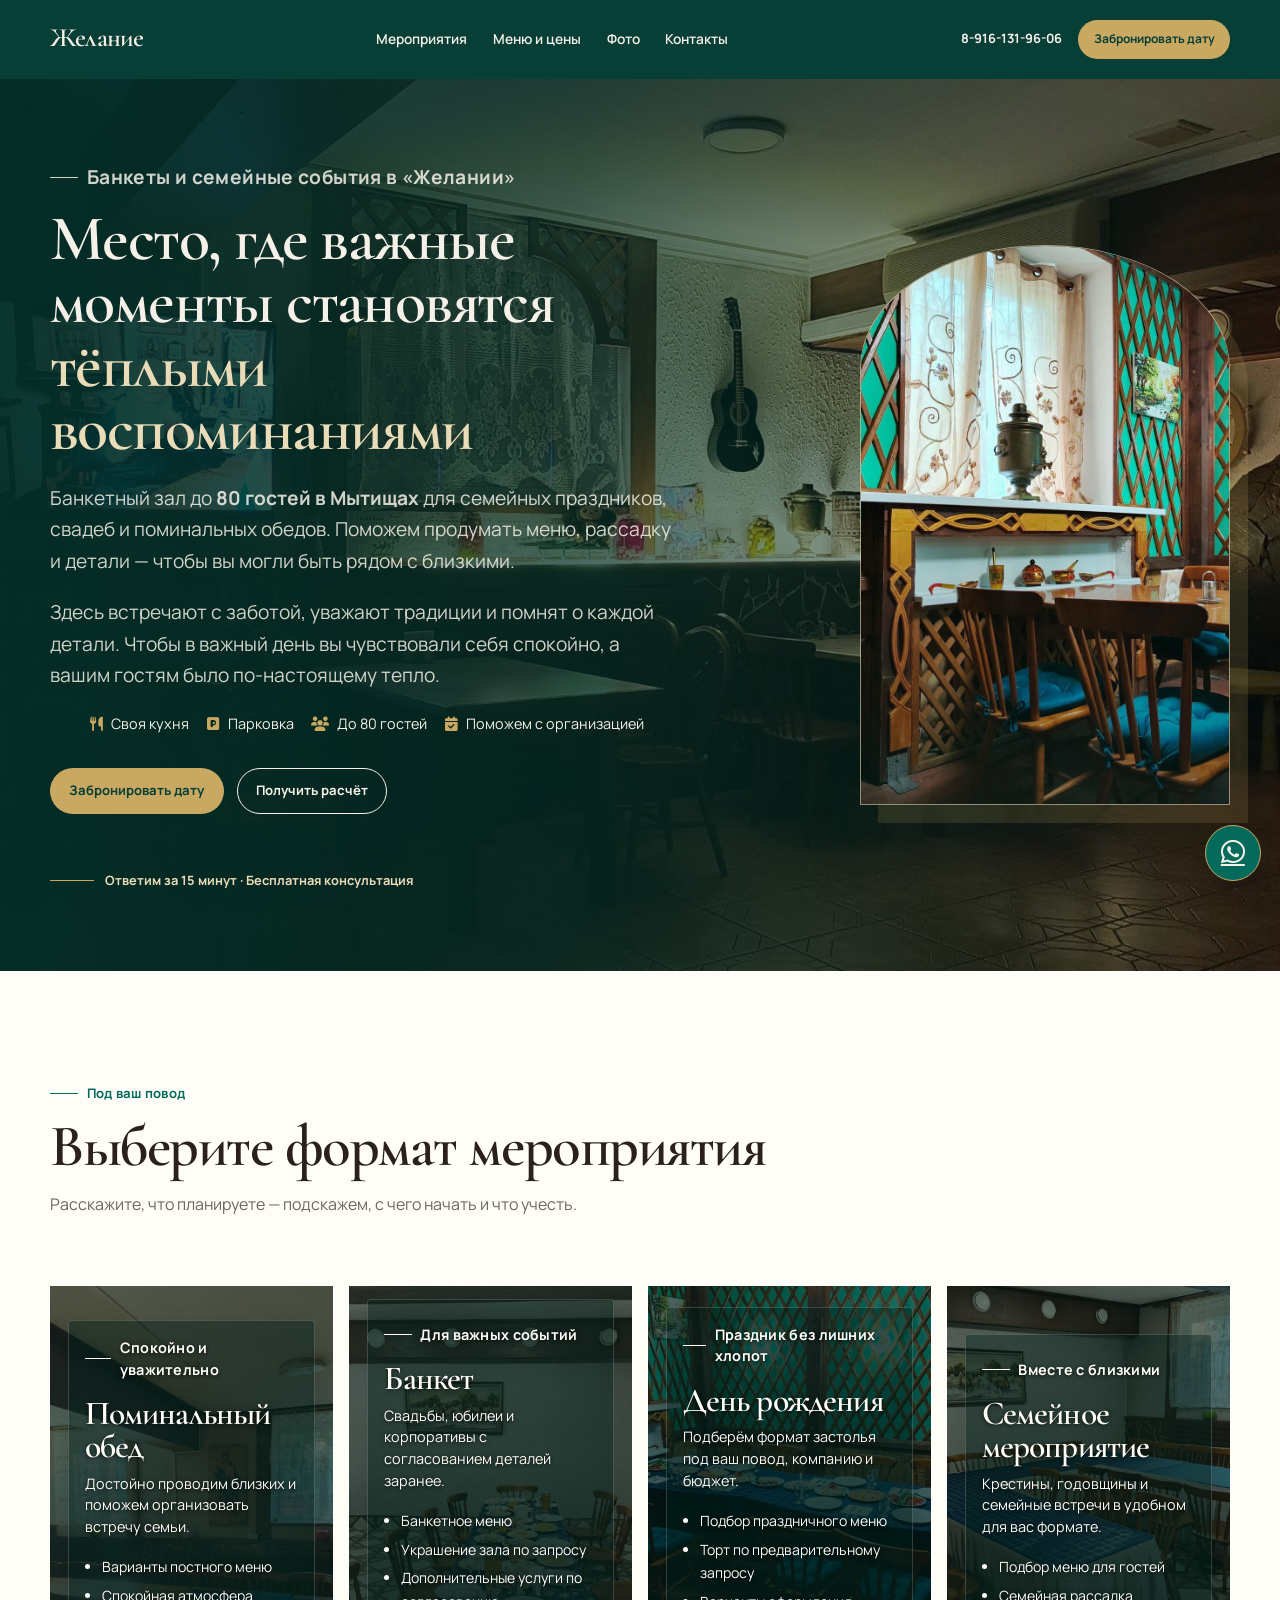
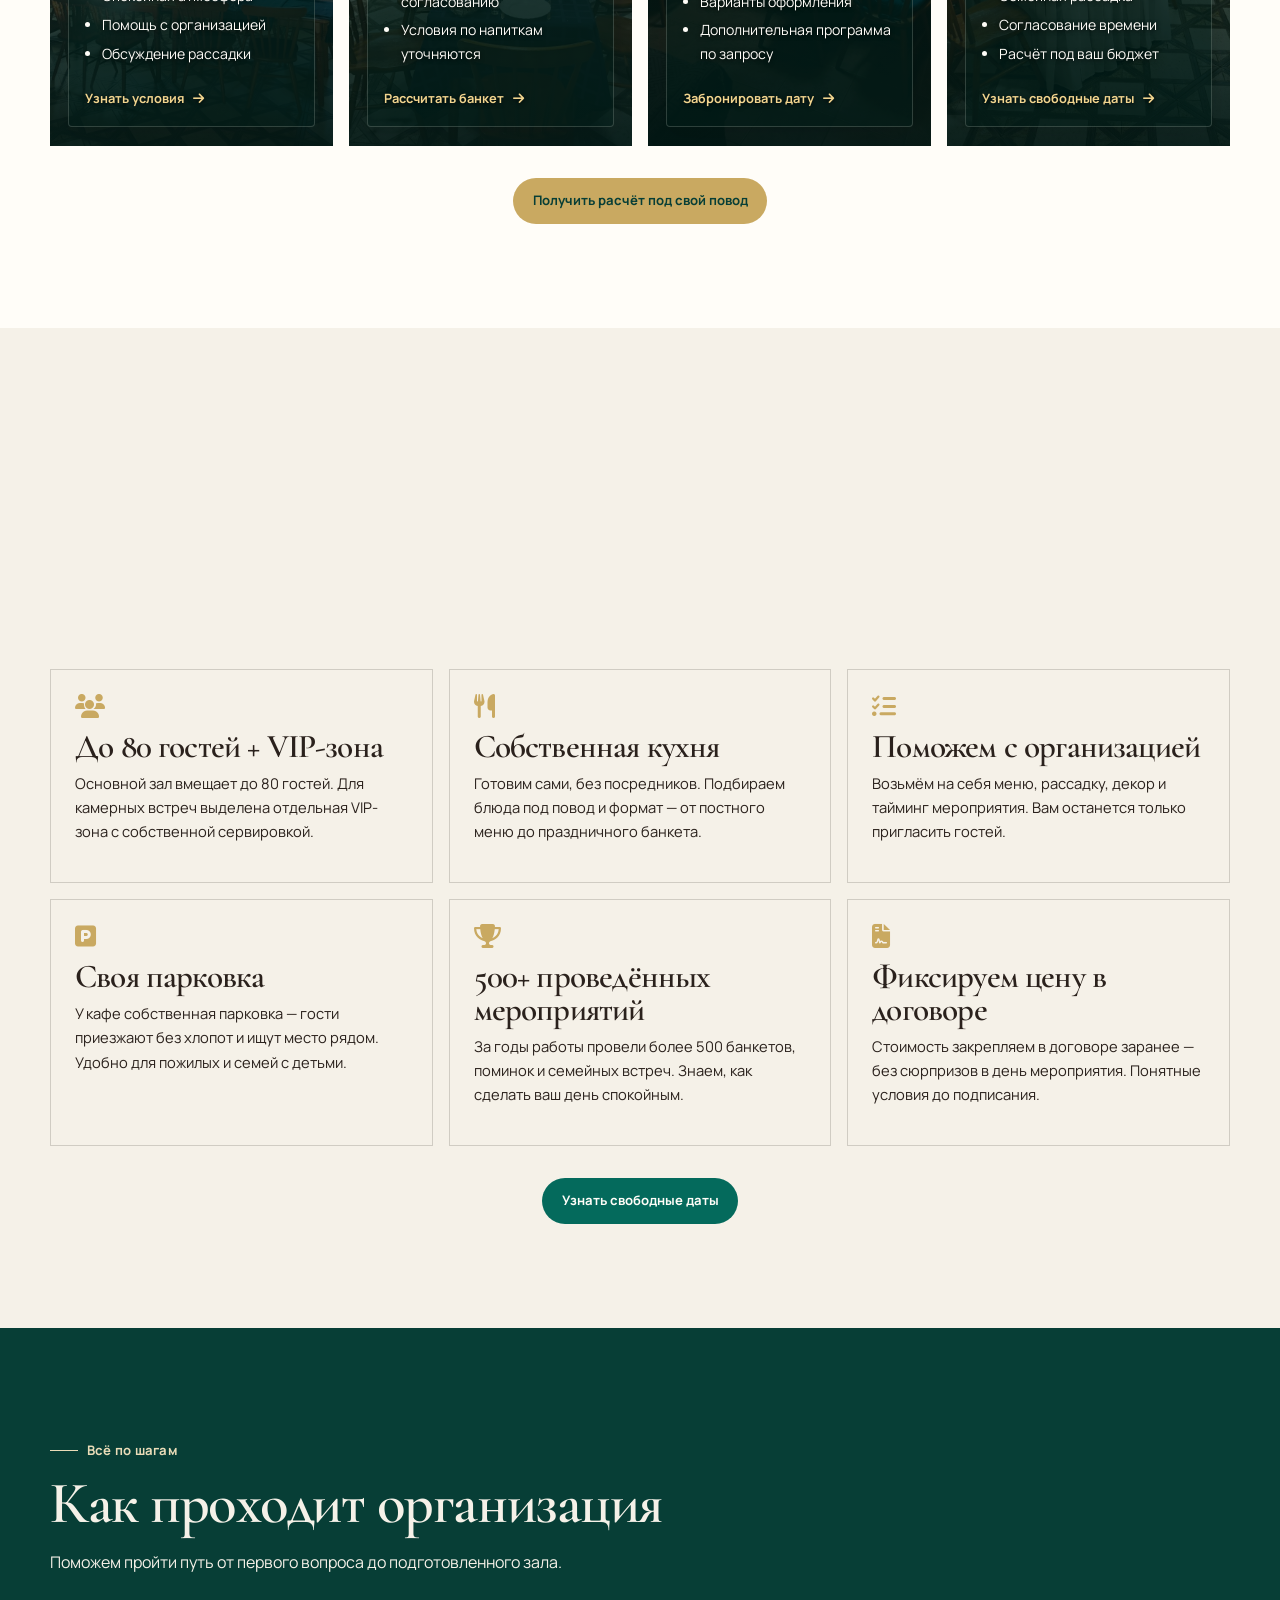
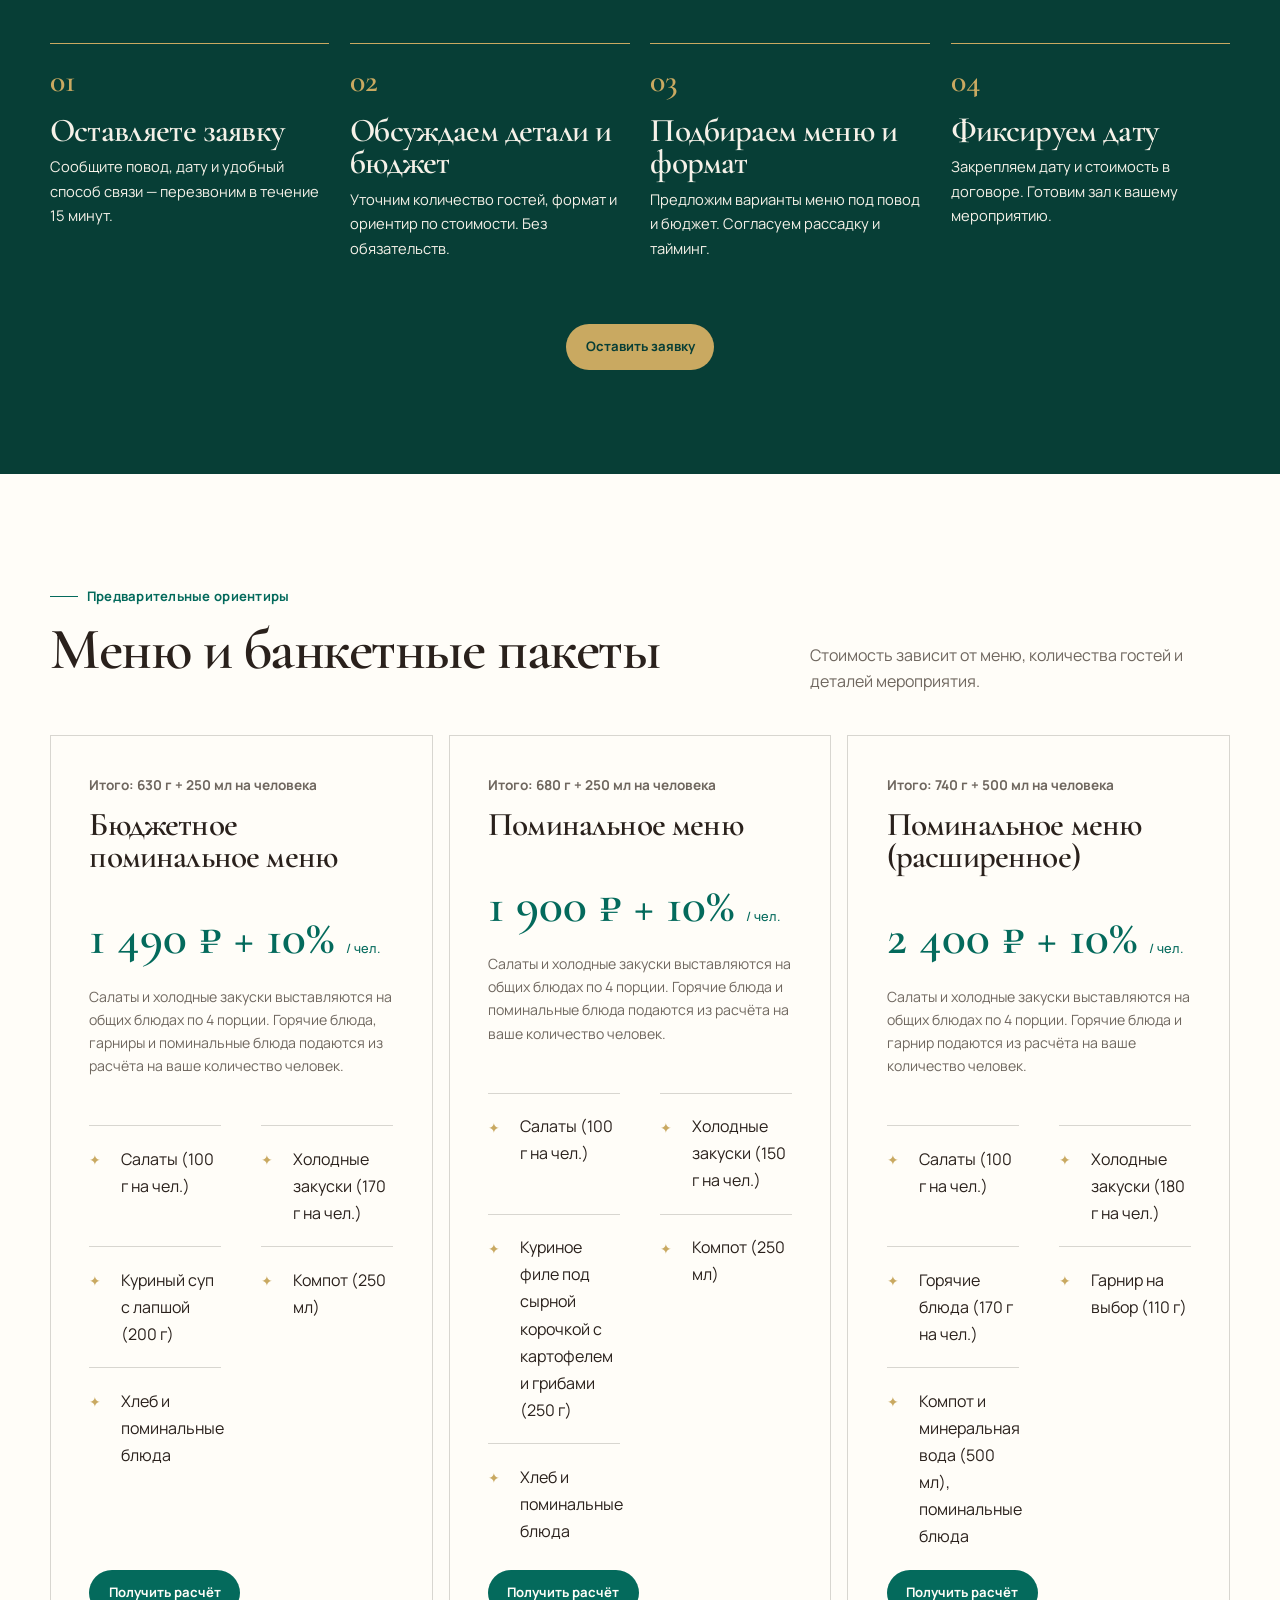
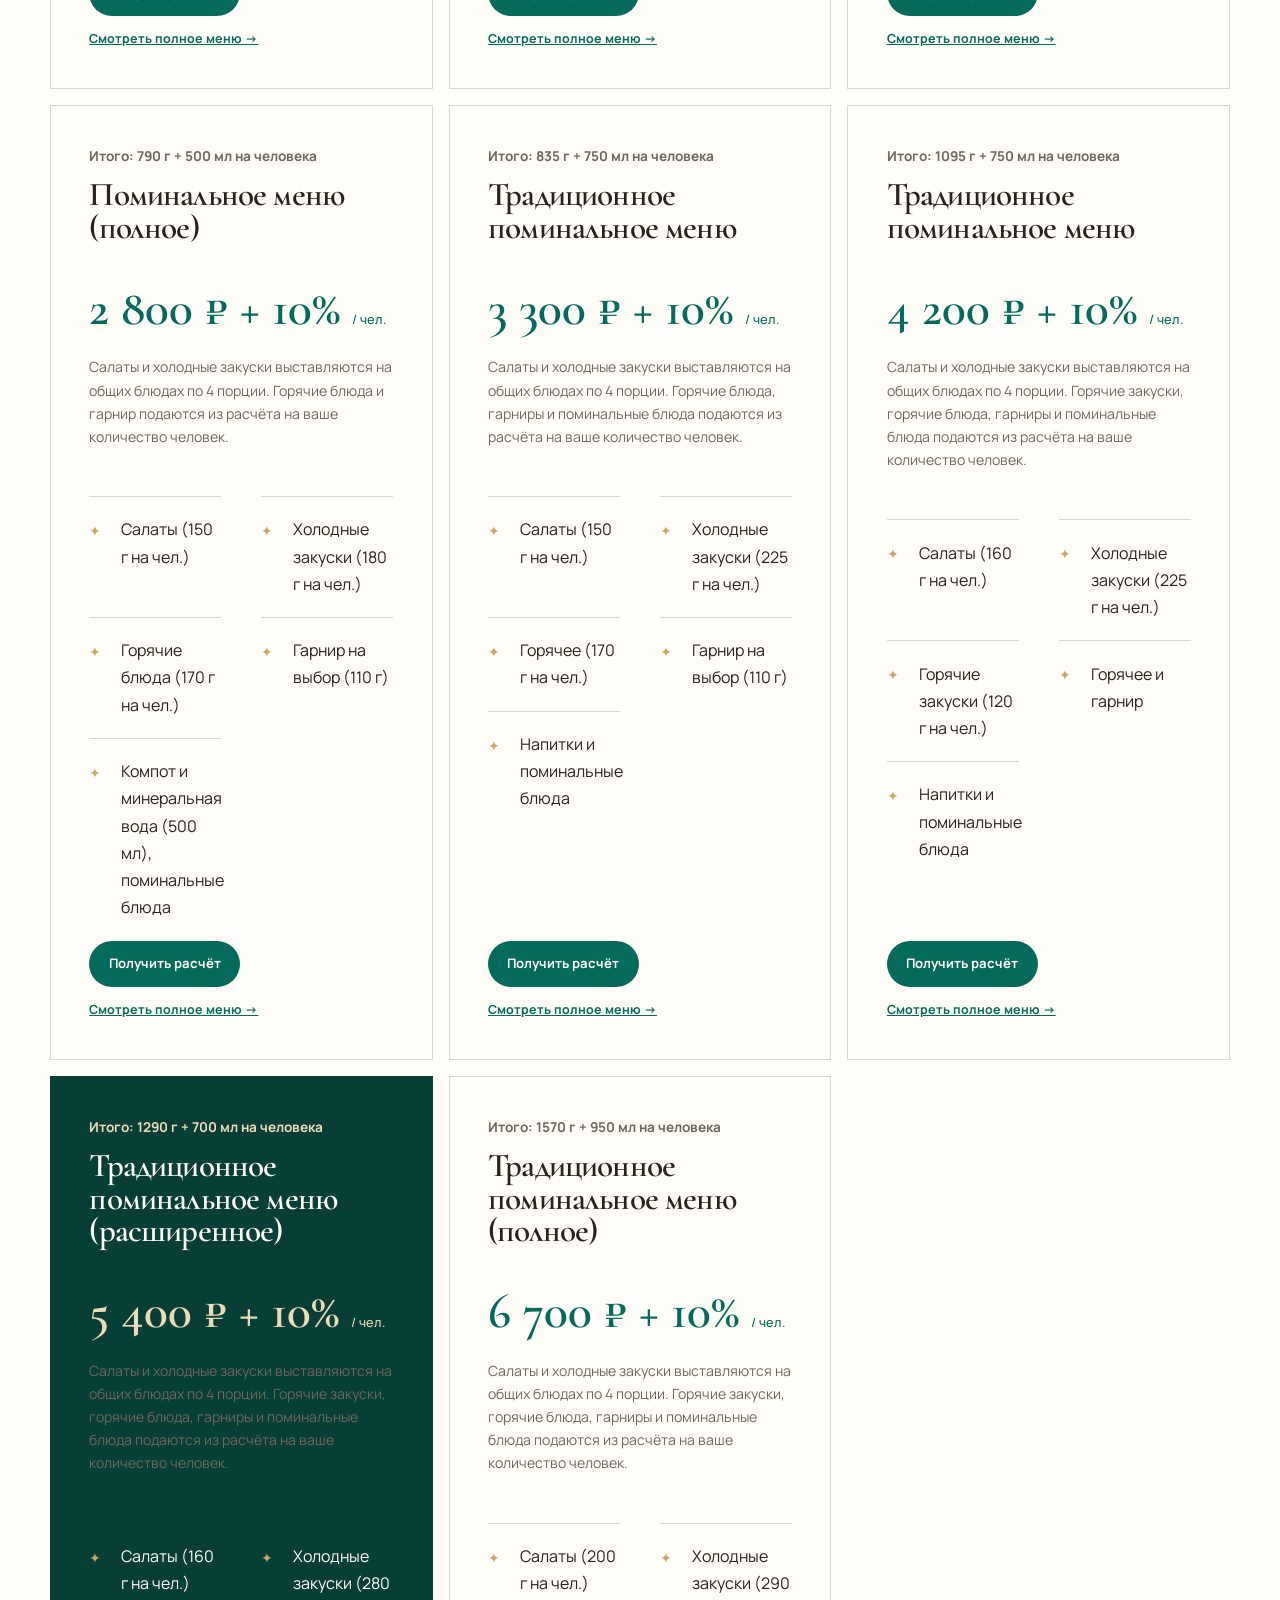
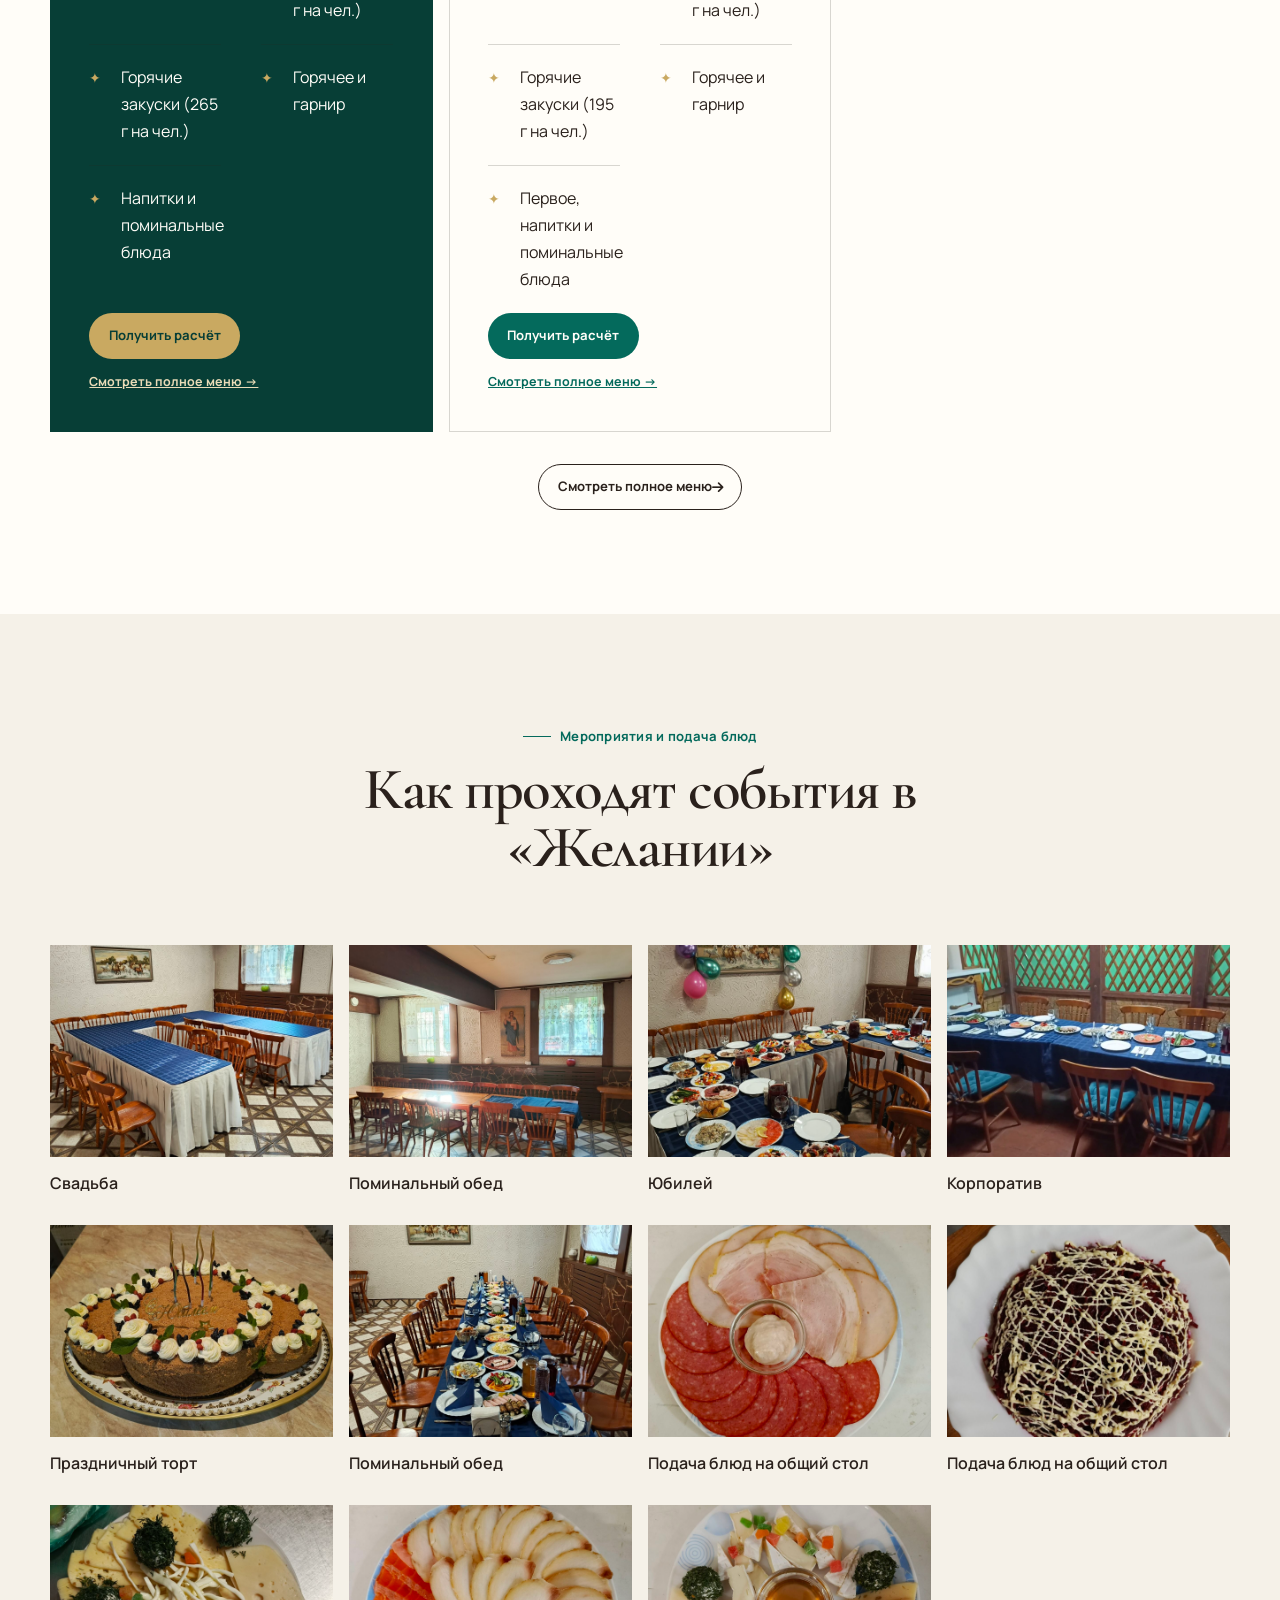
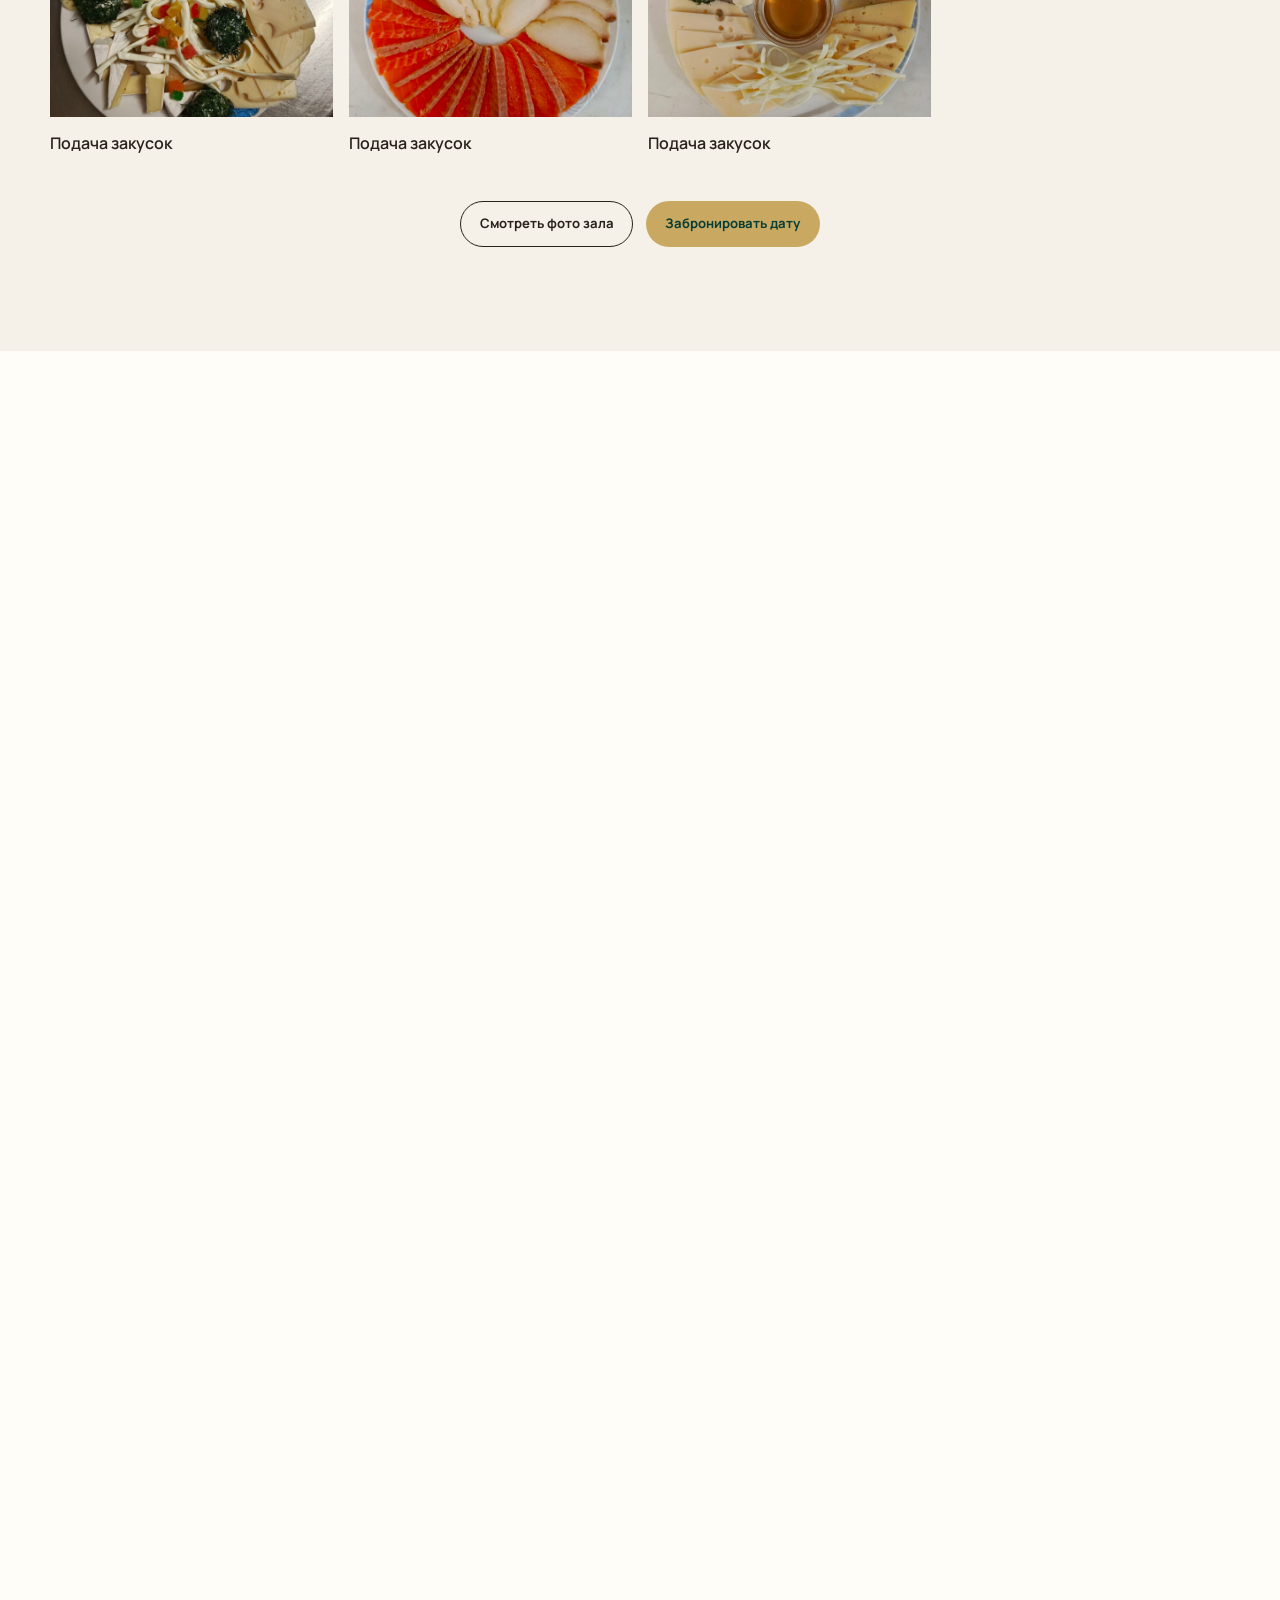
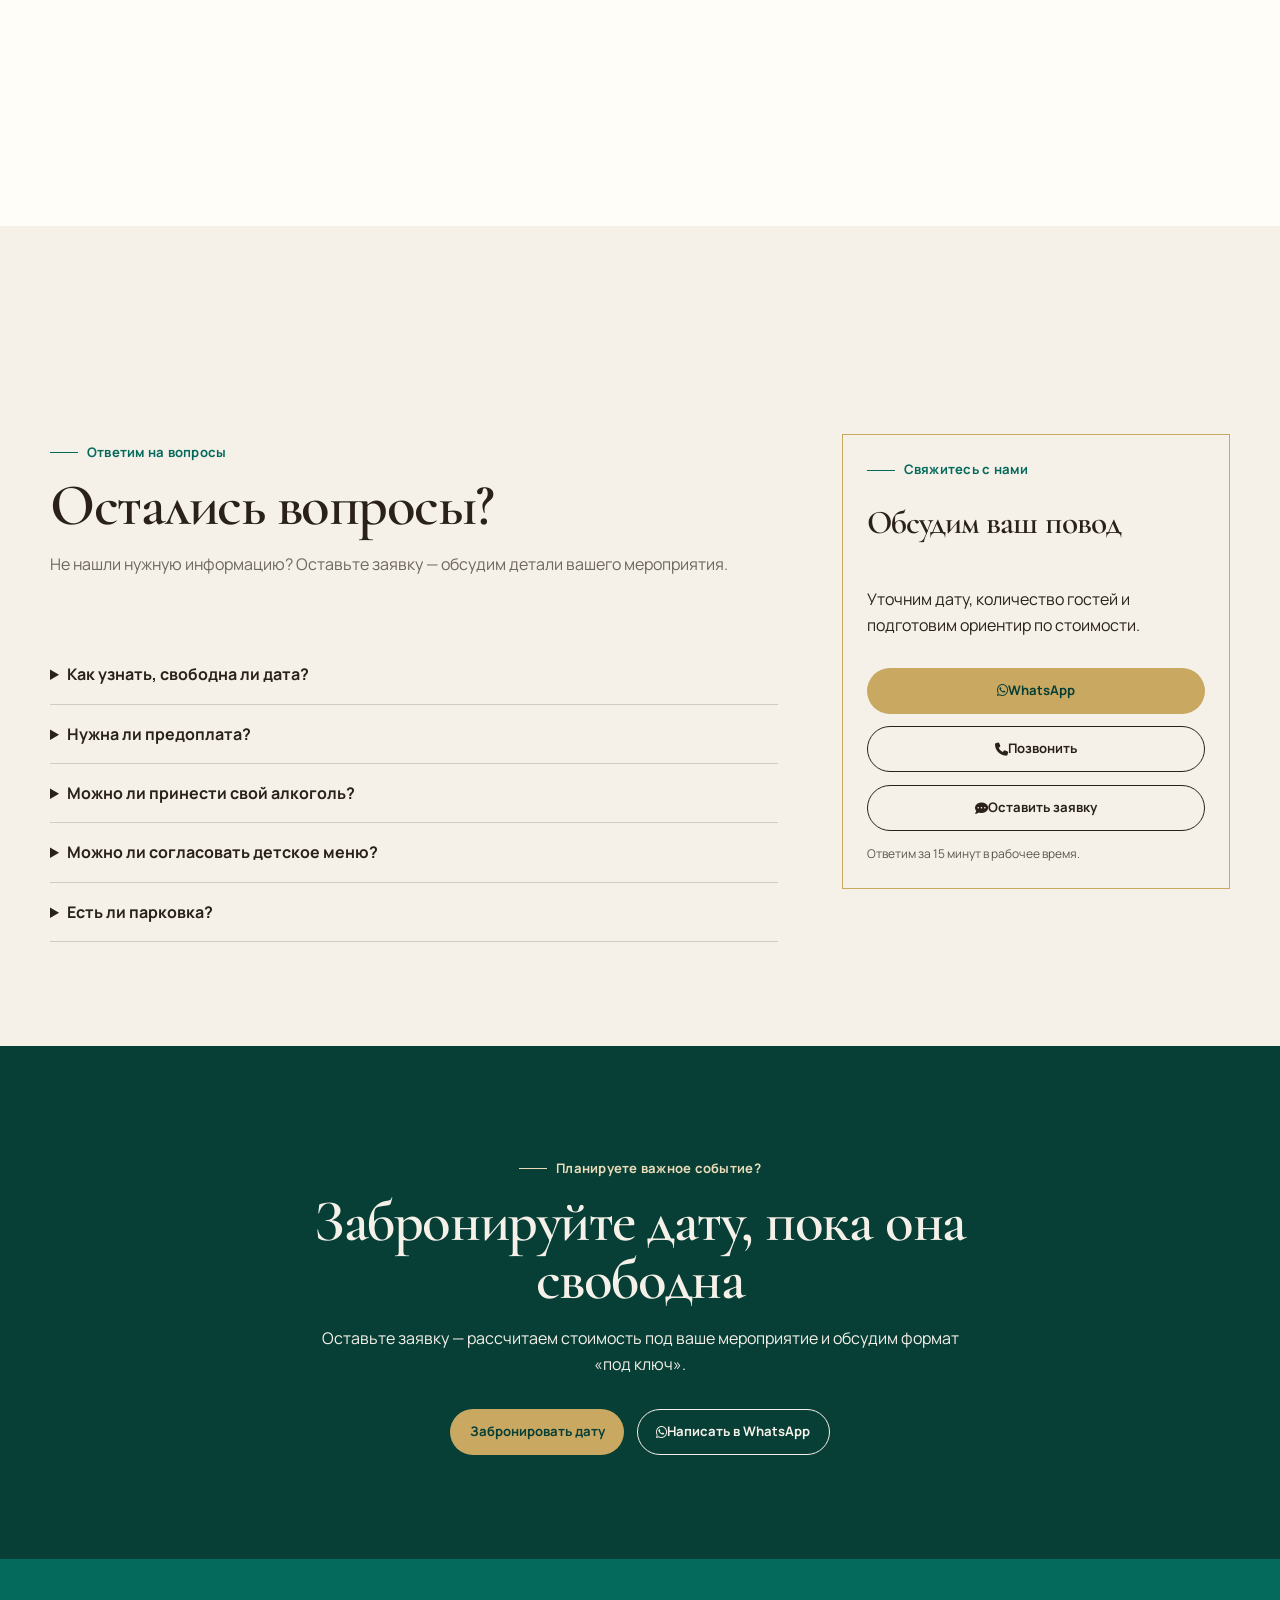
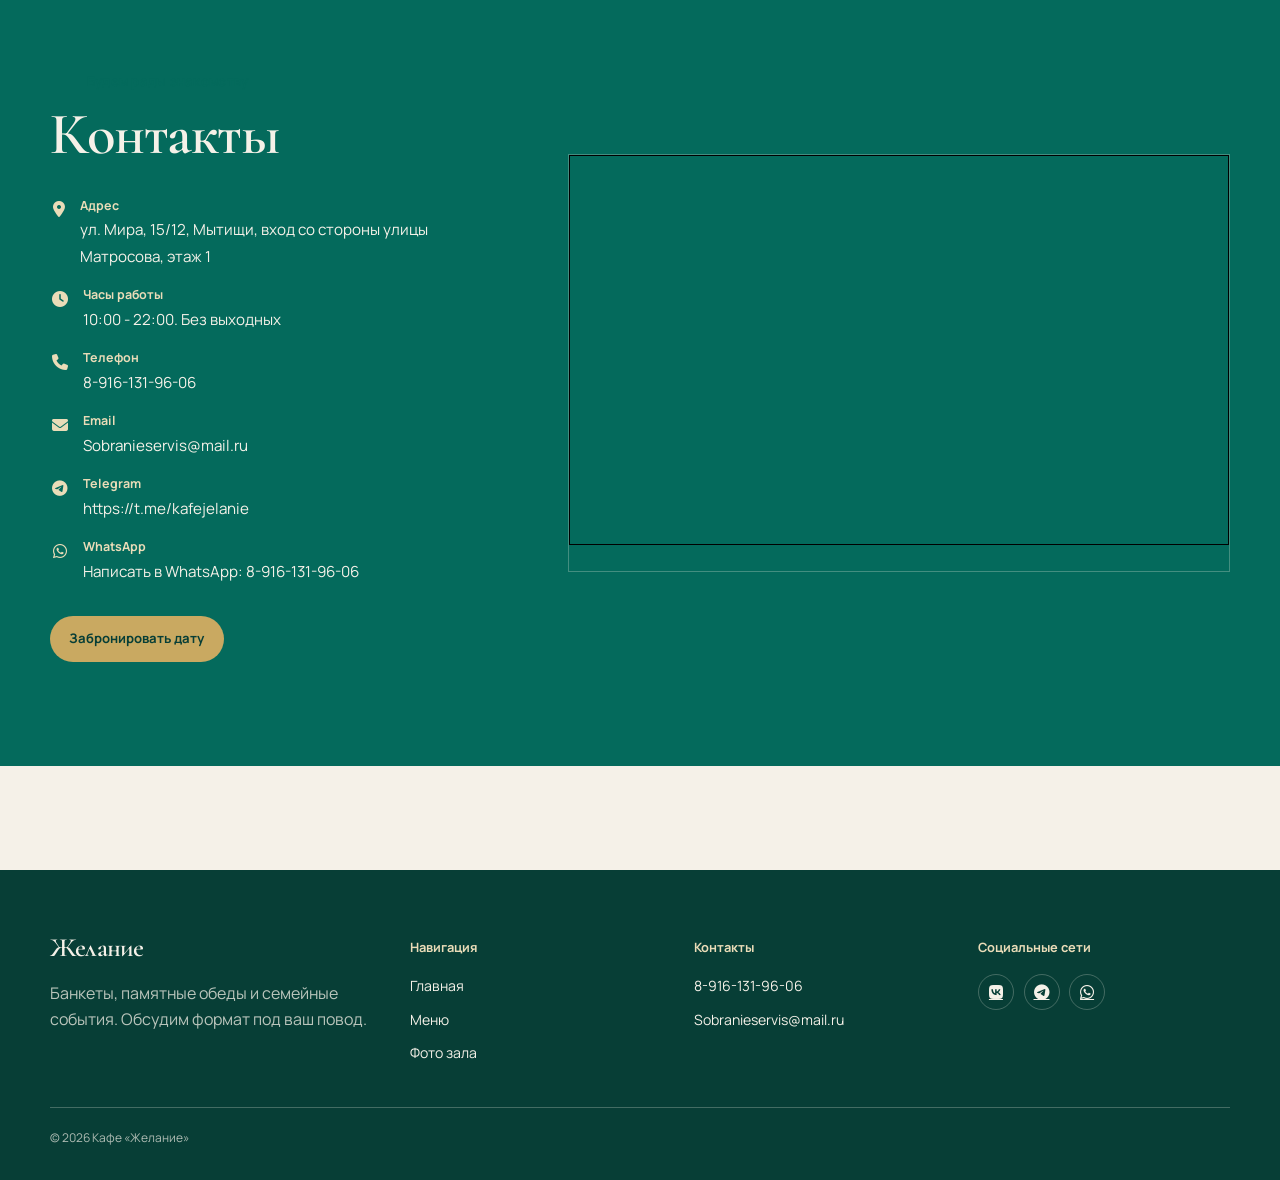
<file: index.html>
<!DOCTYPE html>
<html lang="ru">
<head>
<meta charset="utf-8"/>
<meta content="width=device-width, initial-scale=1" name="viewport"/>
<meta content="Кафе «Желание»: банкетный зал до 80 гостей, поминальные обеды, банкеты, дни рождения и семейные мероприятия. Запросите расчёт стоимости." name="description"/>
<title>Кафе «Желание» - банкетный зал до 80 гостей</title>
<link href="favicon.svg" rel="icon" type="image/svg+xml"/>
<link href="https://fonts.googleapis.com" rel="preconnect"/>
<link crossorigin="" href="https://fonts.gstatic.com" rel="preconnect"/>
<link href="https://cdnjs.cloudflare.com/ajax/libs/font-awesome/6.7.2/css/all.min.css" referrerpolicy="no-referrer" rel="stylesheet"/>
<link href="assets/css/base.css" rel="stylesheet"/>
<link href="assets/css/components.css" rel="stylesheet"/>
<link href="assets/css/pages.css" rel="stylesheet"/>
</head>
<body>
<a class="skip-link" href="#content">Перейти к содержимому</a>
<header class="site-header">
<div class="container header-inner">
<a aria-label="Кафе «Желание», главная" class="brand" href="index.html">
<span class="brand-name">Желание</span>
</a>
<button aria-controls="primary-navigation" aria-expanded="false" class="menu-toggle" type="button"><i aria-hidden="true" class="fa-solid fa-bars"></i><span class="visually-hidden">Открыть меню</span></button>
<nav aria-label="Основная навигация" class="site-nav" id="primary-navigation">
<a href="#formats">Мероприятия</a>
<a href="#packages">Меню и цены</a>
<a href="#gallery">Фото</a>
<a href="#contacts">Контакты</a>
</nav>
<div class="header-actions"><a class="header-phone" href="tel:+79161319606">8-916-131-96-06</a><button class="button button--gold button--small" data-modal-open="" type="button">Забронировать дату</button></div>
</div>
</header>
<main id="content">
    <section class="home-hero sales-hero" aria-labelledby="hero-title">
      <div class="container hero-inner">
        <div class="hero-copy">
          <p class="kicker">Банкеты и семейные события в «Желании»</p>
          <h1 id="hero-title">Место, где важные моменты становятся <em>тёплыми воспоминаниями</em></h1>
          <p>Банкетный зал до <strong>80 гостей в Мытищах</strong> для семейных праздников, свадеб и поминальных обедов. Поможем продумать меню, рассадку и детали — чтобы вы могли быть рядом с близкими.</p>
          <p class="hero-manifesto">Здесь встречают с заботой, уважают традиции и помнят о каждой детали. Чтобы в важный день вы чувствовали себя спокойно, а вашим гостям было по-настоящему тепло.</p>
          <ul class="hero-triggers"><li><i class="fa-solid fa-utensils"></i> Своя кухня</li><li><i class="fa-solid fa-square-parking"></i> Парковка</li><li><i class="fa-solid fa-users"></i> До 80 гостей</li><li><i class="fa-solid fa-calendar-check"></i> Поможем с организацией</li></ul>
          <div class="hero-actions"><button class="button button--gold" type="button" data-modal-open>Забронировать дату</button><button class="button button--outline" type="button" data-modal-open data-request="Расчёт стоимости">Получить расчёт</button></div>
          <div class="hero-note">Ответим за 15 минут · Бесплатная консультация</div>
        </div>
        <div class="hero-arch"><img src="image/zal2.jpg" width="740" height="1120" fetchpriority="high" alt="Заглушка фотографии банкетного зала"></div>
      </div>
    </section>
    
<section aria-labelledby="formats-title" class="section section--paper" id="formats"><div class="container">
<div class="section-heading reveal"><p class="kicker">Под ваш повод</p><h2 id="formats-title">Выберите формат мероприятия</h2><p class="text-muted">Расскажите, что планируете — подскажем, с чего начать и что учесть.</p></div>
<div class="services-grid reveal format-grid">
<article class="service-card format-card" id="pominki"><img alt="Заглушка фото памятного обеда" height="920" loading="lazy" src="image/zal1.jpg" width="720"/><div class="service-card-content"><p class="kicker">Спокойно и уважительно</p><h3>Поминальный обед</h3><p>Достойно проводим близких и поможем организовать встречу семьи.</p><ul><li>Варианты постного меню</li><li>Спокойная атмосфера</li><li>Помощь с организацией</li><li>Обсуждение рассадки</li></ul><button data-modal-open="" data-request="Поминальный обед" type="button">Узнать условия <i class="fa-solid fa-arrow-right"></i></button></div></article>
<article class="service-card format-card" id="banket"><img alt="Заглушка фото банкета" height="920" loading="lazy" src="image/zal5.jpg" width="720"/><div class="service-card-content"><p class="kicker">Для важных событий</p><h3>Банкет</h3><p>Свадьбы, юбилеи и корпоративы с согласованием деталей заранее.</p><ul><li>Банкетное меню</li><li>Украшение зала по запросу</li><li>Дополнительные услуги по согласованию</li><li>Условия по напиткам уточняются</li></ul><button data-modal-open="" data-request="Банкет" type="button">Рассчитать банкет <i class="fa-solid fa-arrow-right"></i></button></div></article>
<article class="service-card format-card" id="birthday"><img alt="Заглушка фото дня рождения" height="920" loading="lazy" src="image/zal6.jpg" width="720"/><div class="service-card-content"><p class="kicker">Праздник без лишних хлопот</p><h3>День рождения</h3><p>Подберём формат застолья под ваш повод, компанию и бюджет.</p><ul><li>Подбор праздничного меню</li><li>Торт по предварительному запросу</li><li>Варианты оформления</li><li>Дополнительная программа по запросу</li></ul><button data-modal-open="" data-request="День рождения" type="button">Забронировать дату <i class="fa-solid fa-arrow-right"></i></button></div></article>
<article class="service-card format-card" id="family"><img alt="Заглушка фото семейного мероприятия" height="920" loading="lazy" src="image/zal7.jpg" width="720"/><div class="service-card-content"><p class="kicker">Вместе с близкими</p><h3>Семейное мероприятие</h3><p>Крестины, годовщины и семейные встречи в удобном для вас формате.</p><ul><li>Подбор меню для гостей</li><li>Семейная рассадка</li><li>Согласование времени</li><li>Расчёт под ваш бюджет</li></ul><button data-modal-open="" data-request="Семейное мероприятие" type="button">Узнать свободные даты <i class="fa-solid fa-arrow-right"></i></button></div></article>
</div>
<div class="gallery-link"><button class="button button--gold" data-modal-open="" type="button">Получить расчёт под свой повод</button></div>
</div></section>
<section aria-labelledby="why-title" class="section"><div class="container"><div class="section-heading reveal"><p class="kicker">Внимание к деталям</p><h2 id="why-title">Почему выбирают «Желание»</h2><p class="text-muted">Шесть причин, почему нам доверяют важные события — от поминальных обедов до свадеб.</p></div><div class="benefits-grid reveal">
<article><i class="fa-solid fa-users"></i><h3>До 80 гостей + VIP-зона</h3><p>Основной зал вмещает до 80 гостей. Для камерных встреч выделена отдельная VIP-зона с собственной сервировкой.</p></article>
<article><i class="fa-solid fa-utensils"></i><h3>Собственная кухня</h3><p>Готовим сами, без посредников. Подбираем блюда под повод и формат — от постного меню до праздничного банкета.</p></article>
<article><i class="fa-solid fa-list-check"></i><h3>Поможем с организацией</h3><p>Возьмём на себя меню, рассадку, декор и тайминг мероприятия. Вам останется только пригласить гостей.</p></article>
<article><i class="fa-solid fa-square-parking"></i><h3>Своя парковка</h3><p>У кафе собственная парковка — гости приезжают без хлопот и ищут место рядом. Удобно для пожилых и семей с детьми.</p></article>
<article><i class="fa-solid fa-trophy"></i><h3>500+ проведённых мероприятий</h3><p>За годы работы провели более 500 банкетов, поминок и семейных встреч. Знаем, как сделать ваш день спокойным.</p></article>
<article><i class="fa-solid fa-file-contract"></i><h3>Фиксируем цену в договоре</h3><p>Стоимость закрепляем в договоре заранее — без сюрпризов в день мероприятия. Понятные условия до подписания.</p></article>
</div><div class="gallery-link"><button class="button button--primary" data-modal-open="" type="button">Узнать свободные даты</button></div></div></section>
<section aria-labelledby="steps-title" class="section section--dark"><div class="container"><div class="section-heading reveal"><p class="kicker">Всё по шагам</p><h2 id="steps-title">Как проходит организация</h2><p>Поможем пройти путь от первого вопроса до подготовленного зала.</p></div><div class="steps-grid reveal"><article><span>01</span><h3>Оставляете заявку</h3><p>Сообщите повод, дату и удобный способ связи — перезвоним в течение 15 минут.</p></article><article><span>02</span><h3>Обсуждаем детали и бюджет</h3><p>Уточним количество гостей, формат и ориентир по стоимости. Без обязательств.</p></article><article><span>03</span><h3>Подбираем меню и формат</h3><p>Предложим варианты меню под повод и бюджет. Согласуем рассадку и тайминг.</p></article><article><span>04</span><h3>Фиксируем дату</h3><p>Закрепляем дату и стоимость в договоре. Готовим зал к вашему мероприятию.</p></article></div><div class="gallery-link"><button class="button button--gold" data-modal-open="" type="button">Оставить заявку</button></div></div></section>
<section aria-labelledby="packages-title" class="section section--paper" id="packages"><div class="container"><div class="package-intro reveal"><div><p class="kicker">Предварительные ориентиры</p><h2 id="packages-title">Меню и банкетные пакеты</h2></div><p>Стоимость зависит от меню, количества гостей и деталей мероприятия.</p></div><div class="packages-grid reveal"><article class="package-card"><p class="package-label">Итого: 630 г + 250 мл на человека</p><h3>Бюджетное поминальное меню</h3><p class="package-price">1 490 ₽ + 10% <small>/ чел.</small></p><p class="text-muted" style="margin:0 0 1rem;font-size:.88rem;">Салаты и холодные закуски выставляются на общих блюдах по 4 порции. Горячие блюда, гарниры и поминальные блюда подаются из расчёта на ваше количество человек.</p><ul class="package-list"><li>Салаты (100 г на чел.)</li><li>Холодные закуски (170 г на чел.)</li><li>Куриный суп с лапшой (200 г)</li><li>Компот (250 мл)</li><li>Хлеб и поминальные блюда</li></ul><button class="button button--primary" data-modal-open="" data-request="Бюджетное поминальное меню 1 490 ₽" type="button">Получить расчёт</button><p style="margin:.85rem 0 0;font-size:.78rem;"><a href="menu.html" style="color:var(--emerald);font-weight:700;">Смотреть полное меню →</a></p></article>
<article class="package-card"><p class="package-label">Итого: 680 г + 250 мл на человека</p><h3>Поминальное меню</h3><p class="package-price">1 900 ₽ + 10% <small>/ чел.</small></p><p class="text-muted" style="margin:0 0 1rem;font-size:.88rem;">Салаты и холодные закуски выставляются на общих блюдах по 4 порции. Горячие блюда и поминальные блюда подаются из расчёта на ваше количество человек.</p><ul class="package-list"><li>Салаты (100 г на чел.)</li><li>Холодные закуски (150 г на чел.)</li><li>Куриное филе под сырной корочкой с картофелем и грибами (250 г)</li><li>Компот (250 мл)</li><li>Хлеб и поминальные блюда</li></ul><button class="button button--primary" data-modal-open="" data-request="Поминальное меню 1 900 ₽" type="button">Получить расчёт</button><p style="margin:.85rem 0 0;font-size:.78rem;"><a href="menu.html" style="color:var(--emerald);font-weight:700;">Смотреть полное меню →</a></p></article>
<article class="package-card"><p class="package-label">Итого: 740 г + 500 мл на человека</p><h3>Поминальное меню (расширенное)</h3><p class="package-price">2 400 ₽ + 10% <small>/ чел.</small></p><p class="text-muted" style="margin:0 0 1rem;font-size:.88rem;">Салаты и холодные закуски выставляются на общих блюдах по 4 порции. Горячие блюда и гарнир подаются из расчёта на ваше количество человек.</p><ul class="package-list"><li>Салаты (100 г на чел.)</li><li>Холодные закуски (180 г на чел.)</li><li>Горячие блюда (170 г на чел.)</li><li>Гарнир на выбор (110 г)</li><li>Компот и минеральная вода (500 мл), поминальные блюда</li></ul><button class="button button--primary" data-modal-open="" data-request="Поминальное меню 2 400 ₽" type="button">Получить расчёт</button><p style="margin:.85rem 0 0;font-size:.78rem;"><a href="menu.html" style="color:var(--emerald);font-weight:700;">Смотреть полное меню →</a></p></article>
<article class="package-card"><p class="package-label">Итого: 790 г + 500 мл на человека</p><h3>Поминальное меню (полное)</h3><p class="package-price">2 800 ₽ + 10% <small>/ чел.</small></p><p class="text-muted" style="margin:0 0 1rem;font-size:.88rem;">Салаты и холодные закуски выставляются на общих блюдах по 4 порции. Горячие блюда и гарнир подаются из расчёта на ваше количество человек.</p><ul class="package-list"><li>Салаты (150 г на чел.)</li><li>Холодные закуски (180 г на чел.)</li><li>Горячие блюда (170 г на чел.)</li><li>Гарнир на выбор (110 г)</li><li>Компот и минеральная вода (500 мл), поминальные блюда</li></ul><button class="button button--primary" data-modal-open="" data-request="Поминальное меню 2 800 ₽" type="button">Получить расчёт</button><p style="margin:.85rem 0 0;font-size:.78rem;"><a href="menu.html" style="color:var(--emerald);font-weight:700;">Смотреть полное меню →</a></p></article>
<article class="package-card"><p class="package-label">Итого: 835 г + 750 мл на человека</p><h3>Традиционное поминальное меню</h3><p class="package-price">3 300 ₽ + 10% <small>/ чел.</small></p><p class="text-muted" style="margin:0 0 1rem;font-size:.88rem;">Салаты и холодные закуски выставляются на общих блюдах по 4 порции. Горячие блюда, гарниры и поминальные блюда подаются из расчёта на ваше количество человек.</p><ul class="package-list"><li>Салаты (150 г на чел.)</li><li>Холодные закуски (225 г на чел.)</li><li>Горячее (170 г на чел.)</li><li>Гарнир на выбор (110 г)</li><li>Напитки и поминальные блюда</li></ul><button class="button button--primary" data-modal-open="" data-request="Традиционное поминальное меню 3 300 ₽" type="button">Получить расчёт</button><p style="margin:.85rem 0 0;font-size:.78rem;"><a href="menu.html" style="color:var(--emerald);font-weight:700;">Смотреть полное меню →</a></p></article>
<article class="package-card"><p class="package-label">Итого: 1095 г + 750 мл на человека</p><h3>Традиционное поминальное меню</h3><p class="package-price">4 200 ₽ + 10% <small>/ чел.</small></p><p class="text-muted" style="margin:0 0 1rem;font-size:.88rem;">Салаты и холодные закуски выставляются на общих блюдах по 4 порции. Горячие закуски, горячие блюда, гарниры и поминальные блюда подаются из расчёта на ваше количество человек.</p><ul class="package-list"><li>Салаты (160 г на чел.)</li><li>Холодные закуски (225 г на чел.)</li><li>Горячие закуски (120 г на чел.)</li><li>Горячее и гарнир</li><li>Напитки и поминальные блюда</li></ul><button class="button button--primary" data-modal-open="" data-request="Традиционное поминальное меню" type="button">Получить расчёт</button><p style="margin:.85rem 0 0;font-size:.78rem;"><a href="menu.html" style="color:var(--emerald);font-weight:700;">Смотреть полное меню →</a></p></article>
<article class="package-card package-card--featured"><p class="package-label">Итого: 1290 г + 700 мл на человека</p><h3>Традиционное поминальное меню (расширенное)</h3><p class="package-price">5 400 ₽ + 10% <small>/ чел.</small></p><p class="text-muted" style="margin:0 0 1rem;font-size:.88rem;">Салаты и холодные закуски выставляются на общих блюдах по 4 порции. Горячие закуски, горячие блюда, гарниры и поминальные блюда подаются из расчёта на ваше количество человек.</p><ul class="package-list"><li>Салаты (160 г на чел.)</li><li>Холодные закуски (280 г на чел.)</li><li>Горячие закуски (265 г на чел.)</li><li>Горячее и гарнир</li><li>Напитки и поминальные блюда</li></ul><button class="button button--gold" data-modal-open="" data-request="Традиционное поминальное меню (расширенное)" type="button">Получить расчёт</button><p style="margin:.85rem 0 0;font-size:.78rem;"><a href="menu.html" style="color:var(--gold-pale);font-weight:700;">Смотреть полное меню →</a></p></article>
<article class="package-card"><p class="package-label">Итого: 1570 г + 950 мл на человека</p><h3>Традиционное поминальное меню (полное)</h3><p class="package-price">6 700 ₽ + 10% <small>/ чел.</small></p><p class="text-muted" style="margin:0 0 1rem;font-size:.88rem;">Салаты и холодные закуски выставляются на общих блюдах по 4 порции. Горячие закуски, горячие блюда, гарниры и поминальные блюда подаются из расчёта на ваше количество человек.</p><ul class="package-list"><li>Салаты (200 г на чел.)</li><li>Холодные закуски (290 г на чел.)</li><li>Горячие закуски (195 г на чел.)</li><li>Горячее и гарнир</li><li>Первое, напитки и поминальные блюда</li></ul><button class="button button--primary" data-modal-open="" data-request="Традиционное поминальное меню (полное)" type="button">Получить расчёт</button><p style="margin:.85rem 0 0;font-size:.78rem;"><a href="menu.html" style="color:var(--emerald);font-weight:700;">Смотреть полное меню →</a></p></article></div><div class="gallery-link"><a class="button button--outline" href="menu.html">Смотреть полное меню <i class="fa-solid fa-arrow-right"></i></a></div></div></section>
<section aria-labelledby="gallery-title" class="section" id="gallery"><div class="container"><div class="section-heading section-heading--center reveal"><p class="kicker">Мероприятия и подача блюд</p><h2 id="gallery-title">Как проходят события в «Желании»</h2></div>
    
    <div class="event-gallery reveal">
        <figure><img alt="Заглушка фото свадьбы" loading="lazy" src="image/zal7.jpg"/><figcaption>Свадьба</figcaption></figure>
        <figure><img alt="Заглушка фото поминального обеда" loading="lazy" src="image/zal1.jpg"/><figcaption>Поминальный обед</figcaption></figure>
        <figure><img alt="Заглушка фото юбилея" loading="lazy" src="image/menu1.jpg"/><figcaption>Юбилей</figcaption></figure>
        <figure><img alt="Заглушка фото корпоратива" loading="lazy" src="image/zal17.jpg"/><figcaption>Корпоратив</figcaption></figure>
        <figure><img alt="Заглушка фото свадьбы" loading="lazy" src="image\menu8.jpg"/><figcaption>Праздничный торт</figcaption></figure>
        <figure><img alt="Заглушка фото поминального обеда" loading="lazy" src="image/zal19.jpg"/><figcaption>Поминальный обед</figcaption></figure>
        <figure><img alt="Заглушка фото юбилея" loading="lazy" src="menu17.jpg"/><figcaption>Подача блюд на общий стол</figcaption></figure>
        <figure><img alt="Заглушка фото корпоратива" loading="lazy" src="menu7.jpg"/><figcaption>Подача блюд на общий стол</figcaption></figure>
        <figure><img alt="Заглушка фото поминального обеда" loading="lazy" src="image\menu19.jpg"/><figcaption>Подача закусок</figcaption></figure>
        <figure><img alt="Заглушка фото юбилея" loading="lazy" src="image\menu18.jpg"/><figcaption>Подача закусок</figcaption></figure>
        <figure><img alt="Заглушка фото корпоратива" loading="lazy" src="image\menu16.jpg"/><figcaption>Подача закусок</figcaption></figure>
    </div>
    <div class="gallery-link"><a class="button button--outline" href="gallery.html">Смотреть фото зала</a><button class="button button--gold" data-modal-open="" type="button">Забронировать дату</button>
    </div>
</div>
</section>

    <section class="section section--paper" aria-labelledby="reviews-title"><div class="container"><div class="section-heading reveal"><p class="kicker">Доверие строится на опыте</p><h2 id="reviews-title">Отзывы клиентов</h2><p class="text-muted">Реальные отзывы наших гостей</p></div><div class="reviews-grid reveal">
        <article><div class="review-person"><img src="image/ava/girl.jpg" width="64" height="64" loading="lazy" alt="Заглушка фото клиента"><div class="review-meta"><strong>Елена</strong><span>30.07.2026</span></div></div><div class="stars" aria-label="5 звёзд">★★★★★</div><p>Замечательное кафе. Можно отметить любое мероприятие от грустного до весёлого.
Разнообразное меню на любой вкус. Всё приготовлено по-домашнему, очень вкусно.
Хозяин кафе и одновременно повар Павел учитывает все пожелания и капризы клиентов.
Наше мероприятие 11.07.2026 г.было печальным -поминки, но Павел сделал так, чтобы всем гостям было уютно и комфортно.
Все родственники остались довольны.
Спасибо огромное Павлу и его дружной команде за заботу, доброту, предупредительность и спокойную,дружескую атмосферу.
С уважением Елена и Алла.</p></article>
        <article><div class="review-person"><img src="image/ava/girl.jpg" width="64" height="64" loading="lazy" alt="Заглушка фото клиента"><div class="review-meta"><strong>Ирина</strong><span>28.04.2026</span></div></div><div class="stars" aria-label="5 звёзд">★★★★★</div><p>В это кафе обращались уже не раз, по разным поводам.
Всегда радовало качество еды, хорошие порции, отличное наполнение мясных и сырных нарезок. Рыбная тарелка шикарная, рыба свежая, малосольная. А оливье - такой, как дома)
Очень вкусные морсы, насыщенные, в меру сладкие.
На горячее обычно берем мясо по-французски, отличное блюдо!
В общем, гости голодными не уходят, а хозяева остаются очень довольны, потому что цены на всю эту вкуснятину очень демократичные.
Очень приятно общаться с Павлом, идет навстречу в любых вопросах.
Спасибо!</p></article>
        <article><div class="review-person"><img src="image/ava/girl.jpg" width="64" height="64" loading="lazy" alt="Заглушка фото клиента"><div class="review-meta"><strong>Евгения</strong><span>16.07.2026</span></div></div><div class="stars" aria-label="5 звёзд">★★★★★</div><p>Отмечали на днях поминки в этом кафе. Очень вкусная кухня. Всё приготовлено было по высшему разряду. Очень внимательные сотрудники. Мясо по-французски просто шикарное. По нашей просьбе приготовили суп-лапшу. Специально для детей отдельно приготовили блюда. Наполняемость порций хорошая. Мы остались очень довольны. Рекомендуем это кафе.</p></article>
        <article><div class="review-person"><img src="image/ava/man.jpg" width="64" height="64" loading="lazy" alt="Заглушка фото клиента"><div class="review-meta"><strong>Дмитрий</strong><span>10.04.2026</span></div></div><div class="stars" aria-label="5 звёзд">★★★★★</div><p>Отмечали поминки, все было очень вкусно, меню достойное по разумным ценам, горячее просто бомба мясо по французски и сёмга советую. Персонал отличный, Павлу большое спасибо 👍</p></article>
        <article><div class="review-person"><img src="image/ava/man.jpg" width="64" height="64" loading="lazy" alt="Заглушка фото клиента"><div class="review-meta"><strong>Денис</strong><span>10.03.2026</span></div></div><div class="stars" aria-label="5 звёзд">★★★★★</div><p>Неплохое место для сбора большой компании, посидеть отметить, покушать классические блюда.</p></article>
        <article><div class="review-person"><img src="image/ava/man.jpg" width="64" height="64" loading="lazy" alt="Заглушка фото клиента"><div class="review-meta"><strong>Иван</strong><span>29.10.2022</span></div></div><div class="stars" aria-label="5 звёзд">★★★★★</div><p>Очень понравилось! Несмотря на простоту заведения все гости отметили именно качество и вкус приготовленной еды. В Москве надо постараться найти так вкусно поесть. Отдельное спасибо владелице заведения за понимание. Всем очень понравилось! Очень рекомендуем!</p></article>
    </div>
</div>
    </section> 
</div>
</div>
</section>
<section aria-labelledby="faq-title" class="section" id="faq">
<section aria-labelledby="faq-title" class="section" id="faq"><div class="container faq-layout"><div><div class="section-heading"><p class="kicker">Ответим на вопросы</p><h2 id="faq-title">Остались вопросы?</h2><p class="text-muted">Не нашли нужную информацию? Оставьте заявку — обсудим детали вашего мероприятия.</p></div><div class="faq-list"><details><summary>Как узнать, свободна ли дата?</summary><p>Оставьте заявку или позвоните — дата подтверждается администратором после уточнения деталей. Ответим за 15 минут в рабочее время.</p></details><details><summary>Нужна ли предоплата?</summary><p>Условия предоплаты фиксируем в договоре при бронировании. Размер и срок оплаты согласуем до подтверждения заказа.</p></details><details><summary>Можно ли принести свой алкоголь?</summary><p>Условия по напиткам уточняются индивидуально до оформления заказа. Расскажите о своих пожеланиях — подберём решение.</p></details><details><summary>Можно ли согласовать детское меню?</summary><p>Да. Сообщите возраст детей и пожелания — обсудим возможные варианты: от супа-лапши до отдельных порций.</p></details><details><summary>Есть ли парковка?</summary><p>Да, у кафе собственная парковка. Условия подъезда и парковки лучше уточнить перед визитом, чтобы гости не тратили время.</p></details></div></div><aside class="contact-panel"><p class="kicker">Свяжитесь с нами</p><h3>Обсудим ваш повод</h3><p>Уточним дату, количество гостей и подготовим ориентир по стоимости.</p><a class="button button--gold" href="https://wa.me/79161319606" rel="noopener" target="_blank"><i aria-hidden="true" class="fa-brands fa-whatsapp"></i> WhatsApp</a><a class="button button--outline" href="tel:+79161319606"><i aria-hidden="true" class="fa-solid fa-phone"></i> Позвонить</a><button class="button button--outline" data-modal-open="" type="button"><i aria-hidden="true" class="fa-solid fa-comment-dots"></i> Оставить заявку</button><small>Ответим за 15 минут в рабочее время.</small></aside></div></section>
<section class="section section--dark final-cta"><div class="container reveal"><p class="kicker">Планируете важное событие?</p><h2>Забронируйте дату, пока она свободна</h2><p>Оставьте заявку — рассчитаем стоимость под ваше мероприятие и обсудим формат «под ключ».</p><div class="hero-actions"><button class="button button--gold" data-modal-open="" type="button">Забронировать дату</button><a class="button button--outline" href="https://wa.me/79161319606" rel="noopener" target="_blank"><i aria-hidden="true" class="fa-brands fa-whatsapp"></i> Написать в WhatsApp</a></div></div></section>
<section aria-labelledby="contact-title" class="section contact-section" id="contacts"><div class="container contact-grid reveal"><div class="contact-info"><p class="kicker">Будем рады знакомству</p>
    <h2 id="contact-title">Контакты</h2>
    <div class="contact-details"><div class="contact-detail"><i aria-hidden="true" class="fa-solid fa-location-dot"></i><div><strong>Адрес</strong><span>
ул. Мира, 15/12, Мытищи,
вход со стороны улицы Матросова, этаж 1</span></div></div>
    <div class="contact-detail"><i aria-hidden="true" class="fa-solid fa-clock"></i><div><strong>Часы работы</strong><span>10:00 - 22:00.</span> <span>Без выходных</span></div></div>
    <div class="contact-detail"><i aria-hidden="true" class="fa-solid fa-phone"></i><div><strong>Телефон</strong><a href="tel:+79161319606">8-916-131-96-06</a></div></div>
    <div class="contact-detail"><i aria-hidden="true" class="fa-solid fa-envelope"></i><div><strong>Email</strong><a href="mailto:Sobranieservis@mail.ru">Sobranieservis@mail.ru</a></div></div>
    <div class="contact-detail"><i aria-hidden="true" class="fa-brands fa-telegram"></i><div><strong>Telegram</strong><a href="https://t.me/kafejelanie" rel="noopener" target="_blank">https://t.me/kafejelanie</a></div></div>
    <div class="contact-detail"><i aria-hidden="true" class="fa-brands fa-whatsapp"></i><div><strong>WhatsApp</strong><a href="https://wa.me/79161319606" rel="noopener" target="_blank">Написать в WhatsApp: 8-916-131-96-06</a></div></div></div>
    <button class="button button--gold" data-modal-open="" type="button">Забронировать дату</button></div><div class="map-frame">
        <iframe width="425" height="350" src="https://www.openstreetmap.org/export/embed?bbox=37.7281129360199%2C55.91106427798223%2C37.73519396781922%2C55.91366193144957&amp;layer=mapnik&amp;marker=55.91236312646945%2C37.731653451919556" style="border: 1px solid black"></iframe><br/><small><a href="https://www.openstreetmap.org/?mlat=55.912363&amp;mlon=37.731653#map=18/55.912363/37.731653"></a></small>
</section></main>
<footer class="site-footer"><div class="container footer-grid"><div class="footer-intro"><a class="brand" href="index.html"><span class="brand-name">Желание</span></a><p>Банкеты, памятные обеды и семейные события. Обсудим формат под ваш повод.</p></div><div><p class="footer-title">Навигация</p><ul class="footer-links"><li><a href="index.html">Главная</a></li><li><a href="menu.html">Меню</a></li><li><a href="gallery.html">Фото зала</a></li></ul></div><div><p class="footer-title">Контакты</p><ul class="footer-links"><li><a href="tel:+79161319606">8-916-131-96-06</a></li><li><a href="mailto:Sobranieservis@mail.ru">Sobranieservis@mail.ru</a></li></ul></div><div><p class="footer-title">Социальные сети</p><div class="footer-socials"><a aria-label="ВКонтакте" href="#contacts"><i aria-hidden="true" class="fa-brands fa-vk"></i></a><a aria-label="Telegram" href="#contacts"><i aria-hidden="true" class="fa-brands fa-telegram"></i></a></a><a href="index.html#contacts" aria-label="WhatsApp"><i class="fa-brands fa-whatsapp" aria-hidden="true"></i></a></div></div></div><div class="container footer-bottom"><p>© 2026 Кафе «Желание»</p><p></p></div></footer>
<a aria-label="Написать в WhatsApp" class="whatsapp-float" href="https://wa.me/79161319606" rel="noopener" target="_blank"><i class="fa-brands fa-whatsapp"></i></a>
<div class="mobile-booking"><button class="button button--gold" data-modal-open="" type="button">Забронировать дату</button></div>

<!-- Модальное окно с формой -->
<div aria-hidden="true" aria-labelledby="modal-title" aria-modal="true" class="contact-modal" id="contact-modal" role="dialog">
  <div class="modal-card">
    <button aria-label="Закрыть окно" class="modal-close" data-modal-close type="button"><i aria-hidden="true" class="fa-solid fa-xmark"></i></button>
    <p class="kicker">Заявка на мероприятие</p>
    <h2 id="modal-title">Обсудим ваше мероприятие</h2>
    <p>Заполните поля — мы перезвоним в течение 15 минут.</p>

    <form class="lead-form" id="lead-form">
      <label>Ваше имя
        <input autocomplete="name" name="name" placeholder="Как к вам обращаться" required type="text"/>
      </label>
      <label>Телефон
        <input autocomplete="tel" name="phone" placeholder="+7 ___ ___-__-__" required type="tel"/>
      </label>
      <label>Тип мероприятия
        <select name="event" required>
          <option value="">Выберите формат</option>
          <option>Поминальный обед</option>
          <option>Банкет</option>
          <option>День рождения</option>
          <option>Семейное мероприятие</option>
          <option>Другое</option>
        </select>
      </label>
      <label>Предполагаемая дата
        <input name="date" type="date"/>
      </label>
      <button class="button button--gold" type="submit">Отправить</button>
      <p aria-live="polite" class="form-notice" id="form-notice"></p>
    </form>

    <div class="modal-contact-list">
      <a href="tel:+79161319606">Позвонить: 8-916-131-96-06</a>
      <a href="mailto:Sobranieservis@mail.ru">Написать: Sobranieservis@mail.ru</a>
    </div>
    <button class="button button--outline" data-modal-close type="button">Закрыть</button>
  </div>
</div>

<script src="assets/js/main.js"></script>
<script>
document.getElementById('lead-form')?.addEventListener('submit', async (e) => {
  e.preventDefault();

  const formData = new FormData(e.target);
  const notice = document.getElementById('form-notice');
  notice.textContent = 'Отправляем...';

  try {
    const response = await fetch('https://zhelanieform.pogreckijanton9.workers.dev/', {
      method: 'POST',
      body: formData,
    });

    if (response.ok) {
      notice.textContent = 'Спасибо! Заявка отправлена.';
      e.target.reset();
    } else {
      notice.textContent = 'Ошибка. Попробуйте позже.';
    }
  } catch (error) {
    notice.textContent = 'Ошибка соединения. Попробуйте позже.';
    console.error(error);
  }
});
</script>
</body>
</html>
</file>
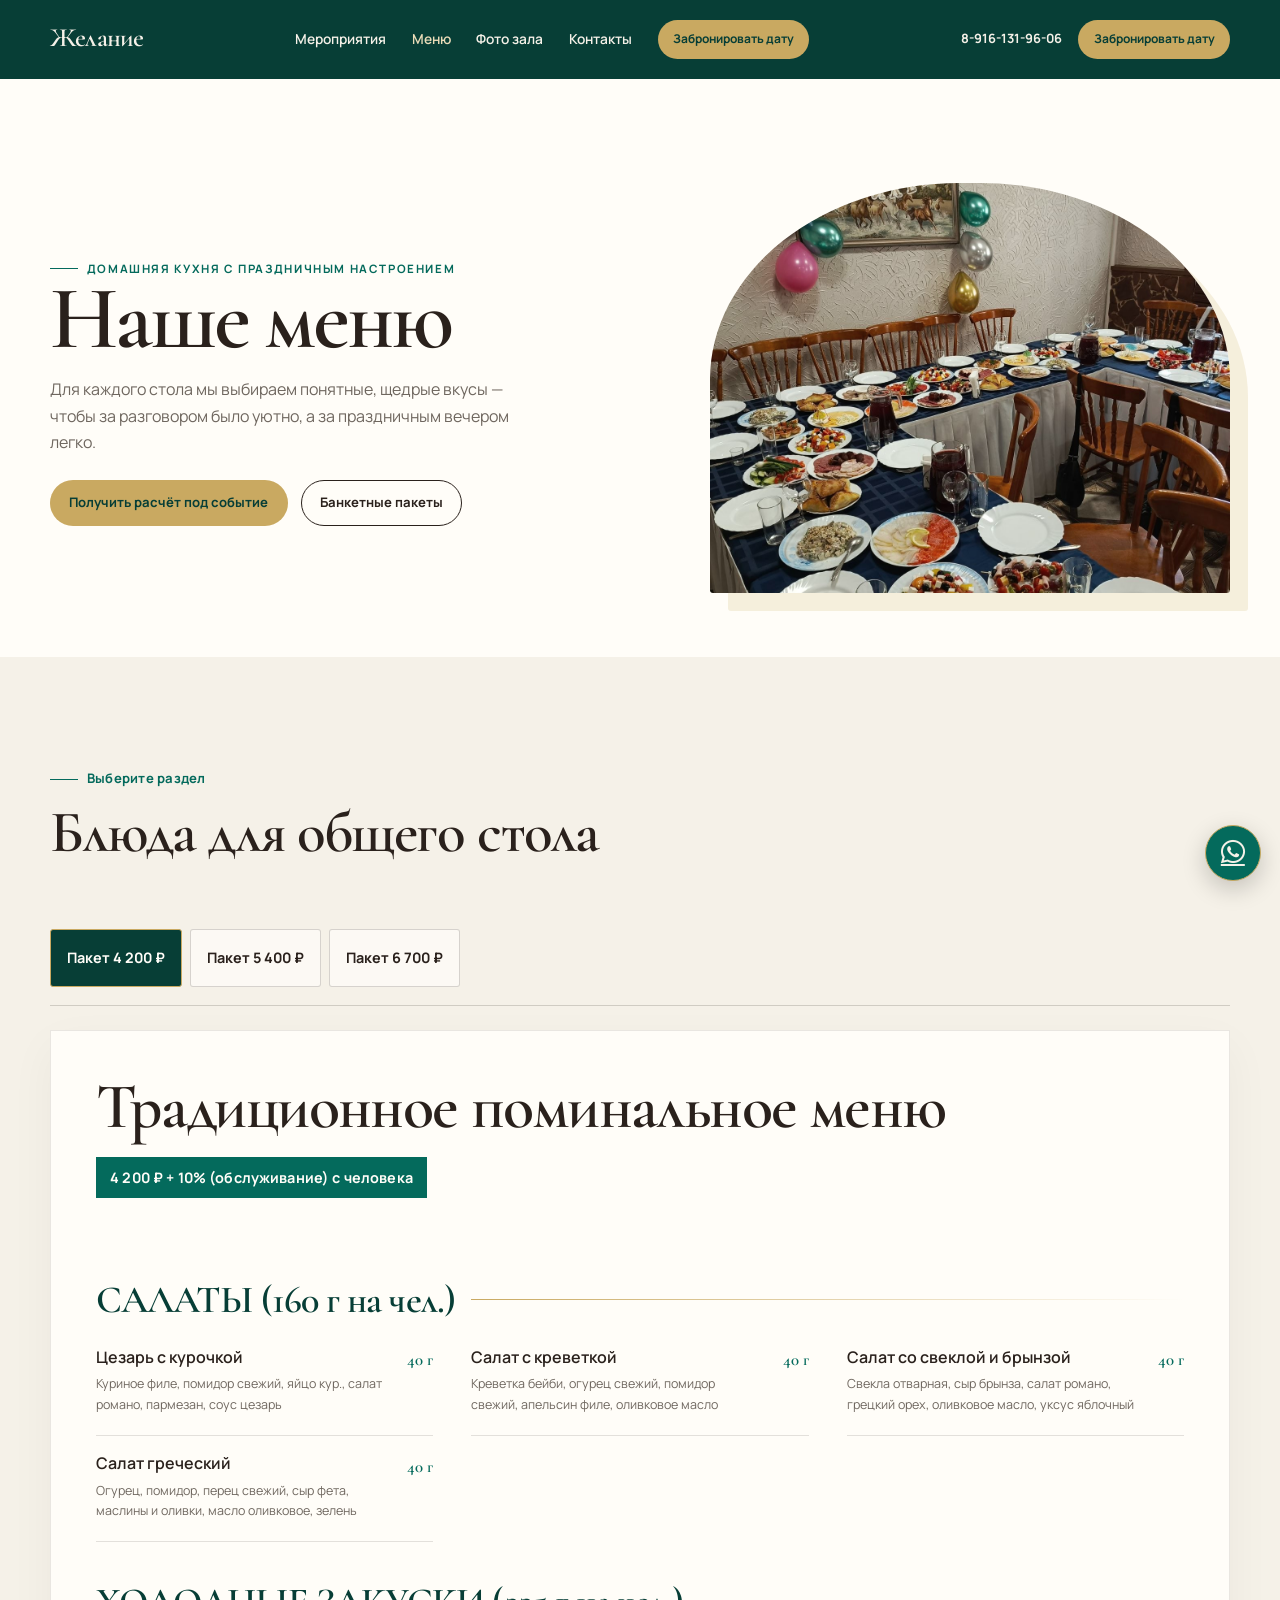
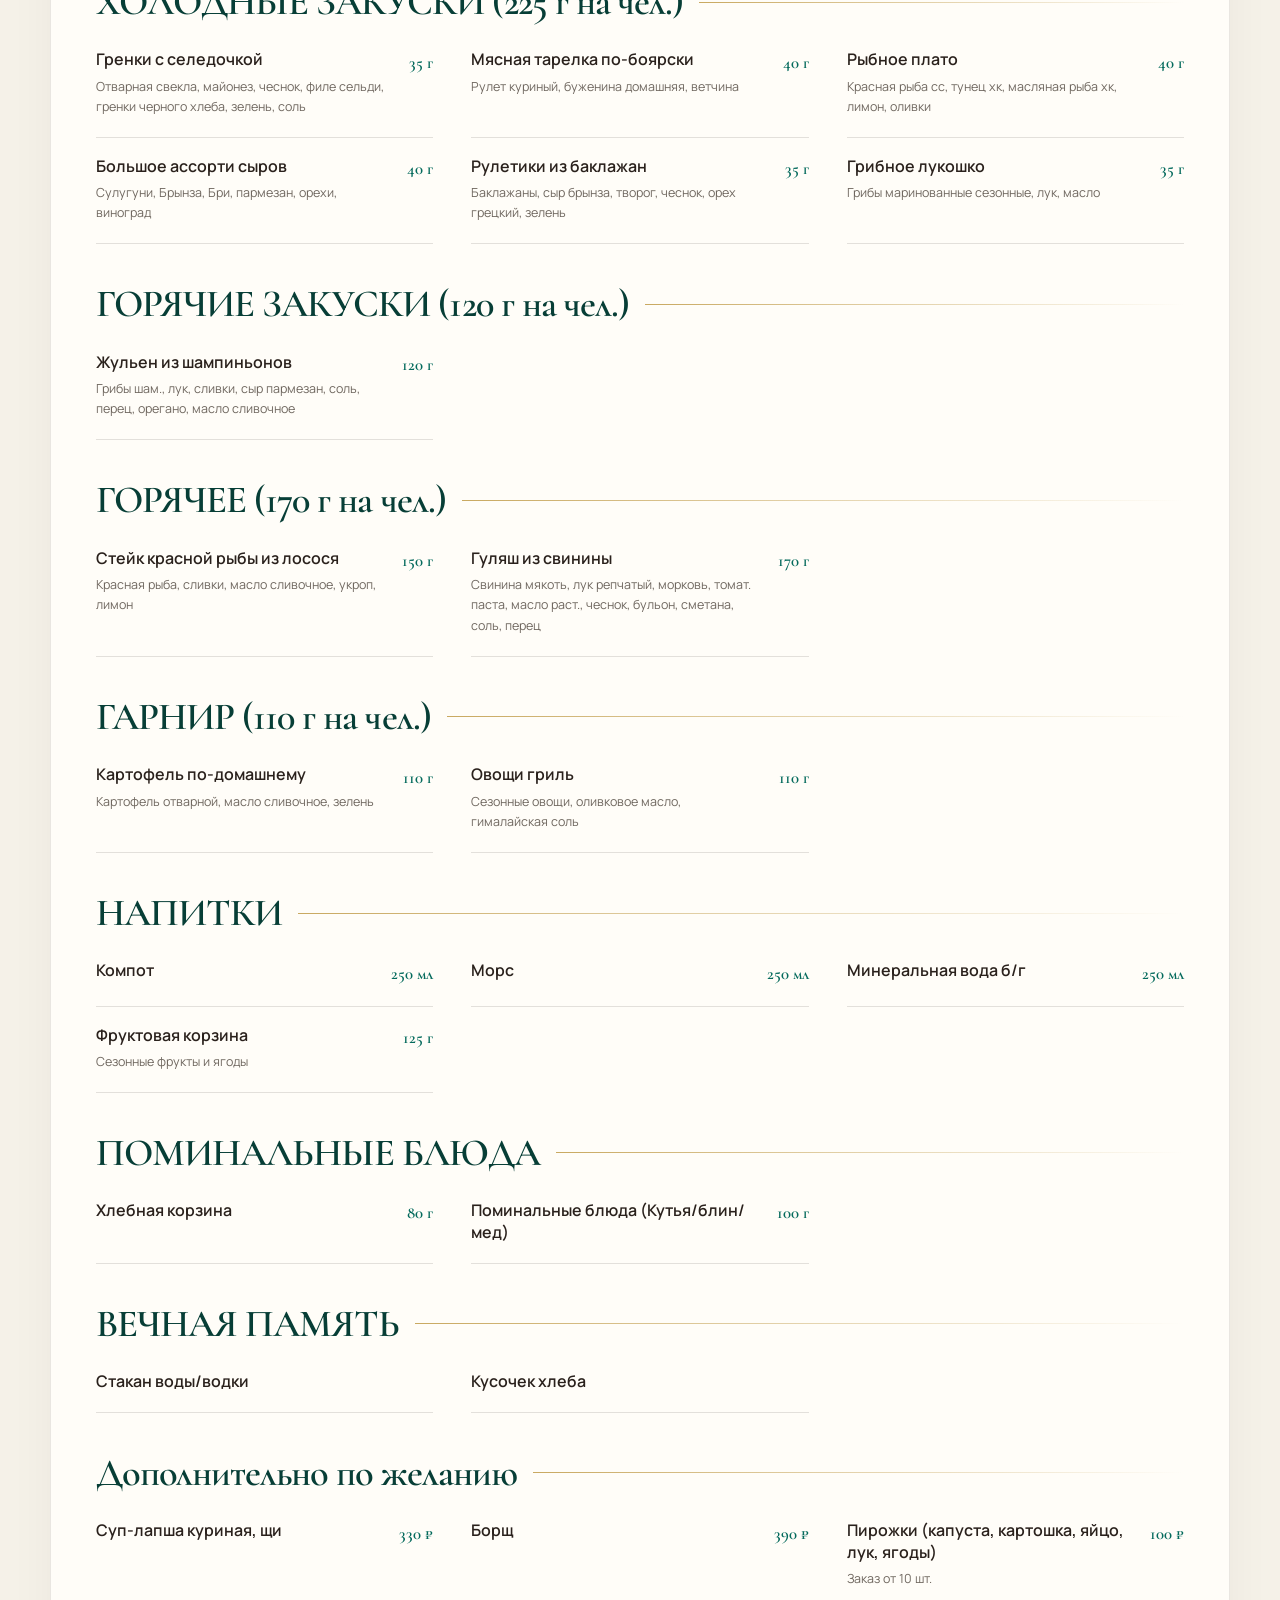
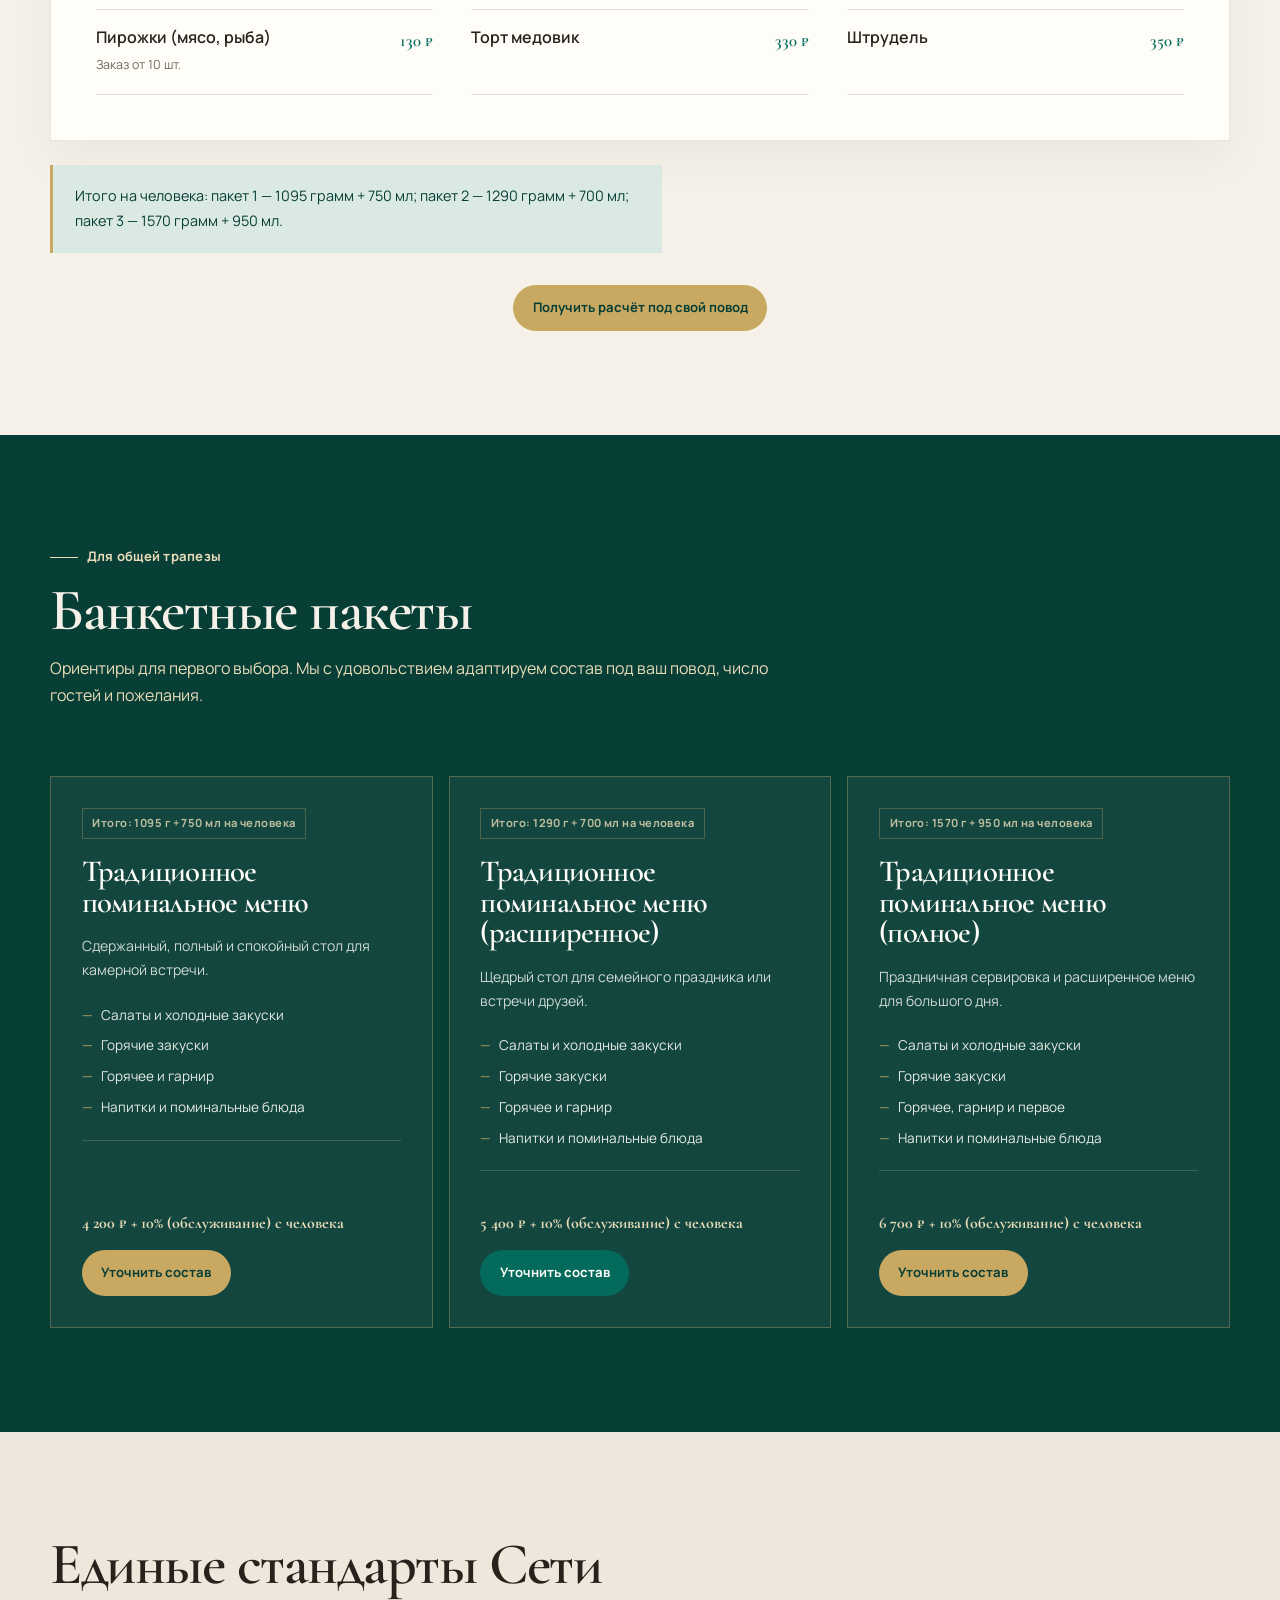
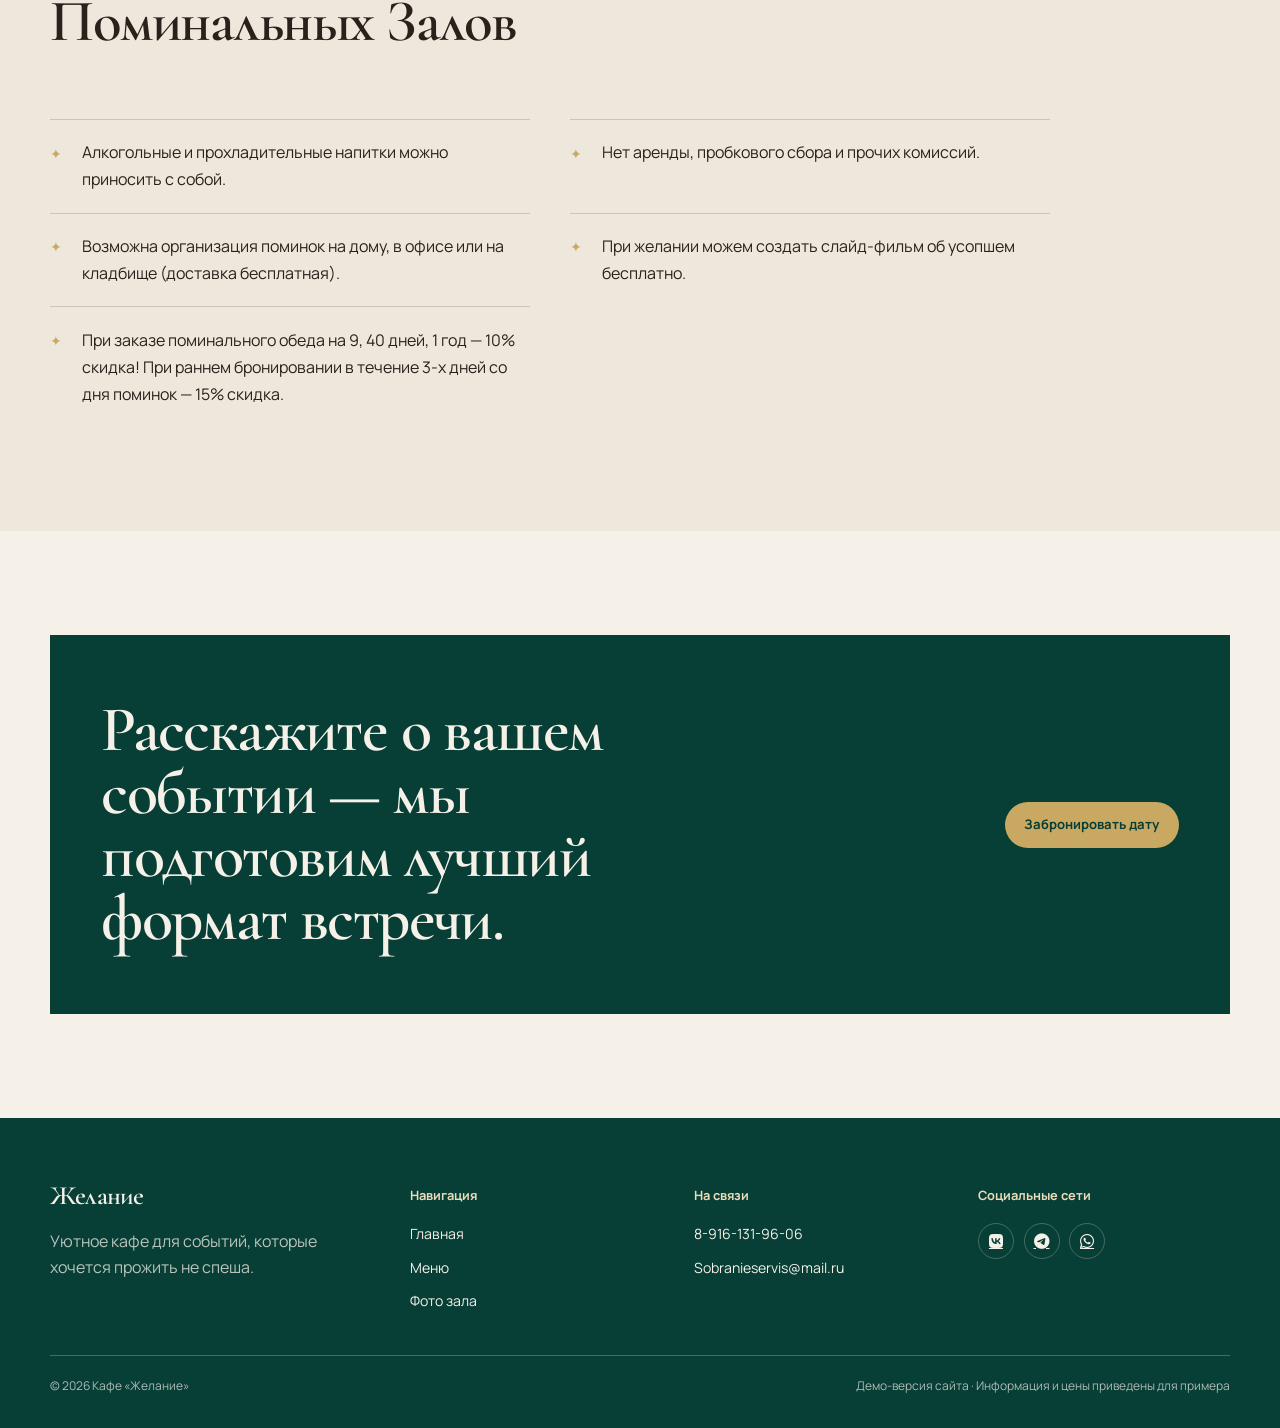
<file: menu.html>
<!DOCTYPE html>

<html lang="ru">
<head>
<meta charset="utf-8"/>
<meta content="width=device-width, initial-scale=1" name="viewport"/>
<meta content="Меню кафе «Желание»: блюда и банкетные пакеты для поминальных обедов, банкетов, дней рождения и семейных мероприятий." name="description"/>
<title>Наше меню - Кафе «Желание»</title>
<link href="favicon.svg" rel="icon" type="image/svg+xml"/>
<link href="https://cdnjs.cloudflare.com/ajax/libs/font-awesome/6.7.2/css/all.min.css" referrerpolicy="no-referrer" rel="stylesheet"/>
<link href="assets/css/base.css" rel="stylesheet"/><link href="assets/css/components.css" rel="stylesheet"/><link href="assets/css/pages.css" rel="stylesheet"/>
</head>
<body>
<a class="skip-link" href="#content">Перейти к содержимому</a>
<header class="site-header"><div class="container header-inner"><a aria-label="Кафе «Желание», главная" class="brand" href="index.html"><span class="brand-name">Желание</span></a><button aria-controls="primary-navigation" aria-expanded="false" class="menu-toggle" type="button"><i aria-hidden="true" class="fa-solid fa-bars"></i><span class="visually-hidden">Открыть меню</span></button><nav aria-label="Основная навигация" class="site-nav" id="primary-navigation"><a href="index.html#formats">Мероприятия</a><a aria-current="page" href="menu.html">Меню</a><a href="gallery.html">Фото зала</a><a href="index.html#contacts">Контакты</a><button class="button button--gold button--small" data-modal-open="" type="button">Забронировать дату</button></nav><div class="header-actions"><a class="header-phone" href="tel:+79161319606">8-916-131-96-06</a><button class="button button--gold button--small" data-modal-open="" type="button">Забронировать дату</button></div></div></header>
<main id="content">
<section aria-labelledby="page-title" class="page-intro"><div class="container page-intro-grid"><div class="reveal"><p class="kicker">Домашняя кухня с праздничным настроением</p><h1 id="page-title">Наше меню</h1><p>Для каждого стола мы выбираем понятные, щедрые вкусы — чтобы за разговором было уютно, а за праздничным вечером легко.</p><div class="hero-actions" style="margin-top:1.5rem;"><button class="button button--gold" data-modal-open="" type="button">Получить расчёт под событие</button><a class="button button--outline" href="index.html#packages">Банкетные пакеты</a></div></div><figure class="page-intro-image reveal"><img alt="Временная иллюстрация блюда для меню кафе" height="600" src="image/menu1.jpg" width="850"/></figure></div></section>
<section aria-labelledby="menu-categories" class="section"><div class="container"><div class="section-heading reveal"><p class="kicker">Выберите раздел</p><h2 id="menu-categories">Блюда для общего стола</h2></div>
<div aria-label="Категории меню" class="menu-tabs reveal" role="tablist">
<button aria-controls="panel-snacks" aria-selected="true" class="menu-tab" id="tab-snacks" role="tab" tabindex="0">Пакет 4 200 ₽</button>
<button aria-controls="panel-salads" aria-selected="false" class="menu-tab" id="tab-salads" role="tab" tabindex="-1">Пакет 5 400 ₽</button>
<button aria-controls="panel-hot" aria-selected="false" class="menu-tab" id="tab-hot" role="tab" tabindex="-1">Пакет 6 700 ₽</button>


</div><div aria-labelledby="tab-snacks" class="menu-panel" id="panel-snacks" role="tabpanel"><h2>Традиционное поминальное меню</h2><p>4 200 ₽ + 10% (обслуживание) с человека</p><h3>САЛАТЫ (160 г на чел.)</h3><div class="menu-list"><article class="menu-item"><h3>Цезарь с курочкой</h3><p>Куриное филе, помидор свежий, яйцо кур., салат романо, пармезан, соус цезарь</p><span>40 г</span></article><article class="menu-item"><h3>Салат с креветкой</h3><p>Креветка бейби, огурец свежий, помидор свежий, апельсин филе, оливковое масло</p><span>40 г</span></article><article class="menu-item"><h3>Салат со свеклой и брынзой</h3><p>Свекла отварная, сыр брынза, салат романо, грецкий орех, оливковое масло, уксус яблочный</p><span>40 г</span></article><article class="menu-item"><h3>Салат греческий</h3><p>Огурец, помидор, перец свежий, сыр фета, маслины и оливки, масло оливковое, зелень</p><span>40 г</span></article></div><h3>ХОЛОДНЫЕ ЗАКУСКИ (225 г на чел.)</h3><div class="menu-list"><article class="menu-item"><h3>Гренки с селедочкой</h3><p>Отварная свекла, майонез, чеснок, филе сельди, гренки черного хлеба, зелень, соль</p><span>35 г</span></article><article class="menu-item"><h3>Мясная тарелка по-боярски</h3><p>Рулет куриный, буженина домашняя, ветчина</p><span>40 г</span></article><article class="menu-item"><h3>Рыбное плато</h3><p>Красная рыба сс, тунец хк, масляная рыба хк, лимон, оливки</p><span>40 г</span></article><article class="menu-item"><h3>Большое ассорти сыров</h3><p>Сулугуни, Брынза, Бри, пармезан, орехи, виноград</p><span>40 г</span></article><article class="menu-item"><h3>Рулетики из баклажан</h3><p>Баклажаны, сыр брынза, творог, чеснок, орех грецкий, зелень</p><span>35 г</span></article><article class="menu-item"><h3>Грибное лукошко</h3><p>Грибы маринованные сезонные, лук, масло</p><span>35 г</span></article></div><h3>ГОРЯЧИЕ ЗАКУСКИ (120 г на чел.)</h3><div class="menu-list"><article class="menu-item"><h3>Жульен из шампиньонов</h3><p>Грибы шам., лук, сливки, сыр пармезан, соль, перец, орегано, масло сливочное</p><span>120 г</span></article></div><h3>ГОРЯЧЕЕ (170 г на чел.)</h3><div class="menu-list"><article class="menu-item"><h3>Стейк красной рыбы из лосося</h3><p>Красная рыба, сливки, масло сливочное, укроп, лимон</p><span>150 г</span></article><article class="menu-item"><h3>Гуляш из свинины</h3><p>Свинина мякоть, лук репчатый, морковь, томат. паста, масло раст., чеснок, бульон, сметана, соль, перец</p><span>170 г</span></article></div><h3>ГАРНИР (110 г на чел.)</h3><div class="menu-list"><article class="menu-item"><h3>Картофель по-домашнему</h3><p>Картофель отварной, масло сливочное, зелень</p><span>110 г</span></article><article class="menu-item"><h3>Овощи гриль</h3><p>Сезонные овощи, оливковое масло, гималайская соль</p><span>110 г</span></article></div><h3>НАПИТКИ</h3><div class="menu-list"><article class="menu-item"><h3>Компот</h3><span>250 мл</span></article><article class="menu-item"><h3>Морс</h3><span>250 мл</span></article><article class="menu-item"><h3>Минеральная вода б/г</h3><span>250 мл</span></article><article class="menu-item"><h3>Фруктовая корзина</h3><p>Сезонные фрукты и ягоды</p><span>125 г</span></article></div><h3>ПОМИНАЛЬНЫЕ БЛЮДА</h3><div class="menu-list"><article class="menu-item"><h3>Хлебная корзина</h3><span>80 г</span></article><article class="menu-item"><h3>Поминальные блюда (Кутья/блин/мед)</h3><span>100 г</span></article></div><h3>ВЕЧНАЯ ПАМЯТЬ</h3><div class="menu-list"><article class="menu-item"><h3>Стакан воды/водки</h3></article><article class="menu-item"><h3>Кусочек хлеба</h3></article></div><h3>Дополнительно по желанию</h3><div class="menu-list"><article class="menu-item"><h3>Суп-лапша куриная, щи</h3><span>330 ₽</span></article><article class="menu-item"><h3>Борщ</h3><span>390 ₽</span></article><article class="menu-item"><h3>Пирожки (капуста, картошка, яйцо, лук, ягоды)</h3><p>Заказ от 10 шт.</p><span>100 ₽</span></article><article class="menu-item"><h3>Пирожки (мясо, рыба)</h3><p>Заказ от 10 шт.</p><span>130 ₽</span></article><article class="menu-item"><h3>Торт медовик</h3><span>330 ₽</span></article><article class="menu-item"><h3>Штрудель</h3><span>350 ₽</span></article></div></div><div aria-labelledby="tab-salads" class="menu-panel" hidden="" id="panel-salads" role="tabpanel"><h2>Традиционное поминальное меню (расширенное)</h2><p>5 400 ₽ + 10% (обслуживание) с человека</p><h3>САЛАТЫ (160 г на чел.)</h3><div class="menu-list"><article class="menu-item"><h3>Цезарь с креветками</h3><p>Романо, креветка тигровая, помидор, соус цезарь, яйцо куриное, пармезан</p><span>40 г</span></article><article class="menu-item"><h3>Нисуаз</h3><p>Тунец консерв., картофель отварной, яйцо кур., помидор, фасоль стручковая, каперсы, салат романо (заправка соль, масло оливковое, уксус яблочный)</p><span>40 г</span></article><article class="menu-item"><h3>Салат Греческий</h3><p>Помидор, огурец, перец свежий, оливки и маслины, сыр фета, романо салат, оливковое масло, орегано</p><span>40 г</span></article><article class="menu-item"><h3>Салат с помидором и моцареллой</h3><p>Помидор, моцарелла, песто, оливковое масло, зелень, крем бальзамик</p><span>40 г</span></article></div><h3>ХОЛОДНЫЕ ЗАКУСКИ (280 г на чел.)</h3><div class="menu-list"><article class="menu-item"><h3>Рулетик из лаваша с лососем</h3><p>Лаваш, семга, сливочный сыр, зелень</p><span>45 г</span></article><article class="menu-item"><h3>Мясная тарелка по-боярски</h3><p>Рулет куриный, буженина домашняя, ветчина</p><span>40 г</span></article><article class="menu-item"><h3>Рыбное плато</h3><p>Красная рыба сс, тунец хк, масляная рыба хк, лимон, оливки</p><span>40 г</span></article><article class="menu-item"><h3>Большое ассорти сыров</h3><p>Сулугуни, Брынза, Бри, пармезан, орехи, виноград</p><span>40 г</span></article><article class="menu-item"><h3>Рулетики из баклажан</h3><p>Баклажаны, сыр брынза, творог, чеснок, орех грецкий, зелень</p><span>40 г</span></article><article class="menu-item"><h3>Русская закуска</h3><p>Огурцы маринованные, капуста квашеная, сало, чеснок, хрен</p><span>40 г</span></article><article class="menu-item"><h3>Грибное лукошко</h3><p>Грибы маринованные сезонные, лук, масло</p><span>35 г</span></article></div><h3>ГОРЯЧИЕ ЗАКУСКИ (265 г на чел.)</h3><div class="menu-list"><article class="menu-item"><h3>Горячие блины с красной икрой</h3><p>Блины с красной икрой</p><span>70 г</span></article><article class="menu-item"><h3>Жульен из курочки</h3><p>Куриное филе, сыр, лук репка, сливки, зелень</p><span>120 г</span></article><article class="menu-item"><h3>Баклажан запеченный с сыром и помидорами</h3><p>Баклажан кружочки, помидор, сыр сулугуни, чеснок, соль, перец, зелень, орегано</p><span>75 г</span></article></div><h3>ГОРЯЧЕЕ (170 г на чел.)</h3><div class="menu-list"><article class="menu-item"><h3>Гуляш из говядины</h3><p>Говядина, лук репка, морковь, чеснок свежий, паприка, орегано, соль, перец, сливоч масло, масло раст., лавровый лист, бульон, томат в собственном соку</p><span>170 г</span></article><article class="menu-item"><h3>Шницель классический</h3><p>Свинина, яйцо кур., сухари панировочные, мука пшеничная, соль, перец, паприка, орегано, чеснок сухой, масло раст., молоко, долька лимона</p><span>170 г</span></article><article class="menu-item"><h3>Филе белой рыбы</h3><p>Белая рыба филе, оливки и маслины, помидор, чеснок, сливочное масло, зелень, масло раст., тимьян, соль перец</p><span>170 г</span></article><article class="menu-item"><h3>Стейк из курочки со шпинатом</h3><p>Филе куриное, сливки, шпинат, лук</p><span>170 г</span></article></div><h3>ГАРНИР (110 г на чел.)</h3><div class="menu-list"><article class="menu-item"><h3>Картофельное пюре</h3><p>Картофель, молоко, масло слив., соль</p><span>110 г</span></article><article class="menu-item"><h3>Овощи гриль (к рыбе)</h3><p>Цукини или кабачок, перец, грибы шампиньоны</p><span>110 г</span></article></div><h3>НАПИТКИ</h3><div class="menu-list"><article class="menu-item"><h3>Морс</h3><span>250 мл</span></article><article class="menu-item"><h3>Чай черный/зеленый</h3><span>200 мл</span></article><article class="menu-item"><h3>Минеральная вода б/г</h3><span>250 мл</span></article><article class="menu-item"><h3>Фруктовая корзина</h3><p>Сезонные фрукты и ягоды</p><span>125 г</span></article></div><h3>ПОМИНАЛЬНЫЕ БЛЮДА</h3><div class="menu-list"><article class="menu-item"><h3>Хлебная корзина</h3><span>80 г</span></article><article class="menu-item"><h3>Поминальные блюда (Кутья/блин/мед)</h3><span>100 г</span></article></div><h3>ВЕЧНАЯ ПАМЯТЬ</h3><div class="menu-list"><article class="menu-item"><h3>Стакан воды/водки</h3></article><article class="menu-item"><h3>Кусочек хлеба</h3></article></div></div><div aria-labelledby="tab-hot" class="menu-panel" hidden="" id="panel-hot" role="tabpanel"><h2>Традиционное поминальное меню (полное)</h2><p>6 700 ₽ + 10% (обслуживание) с человека</p><h3>САЛАТЫ (200 г на чел.)</h3><div class="menu-list"><article class="menu-item"><h3>Цезарь с креветками</h3><p>Романо, креветка тигровая, помидор, соус цезарь, яйцо куриное, пармезан</p><span>40 г</span></article><article class="menu-item"><h3>Оливье с телятиной</h3><p>Телятина, картофель, морковь, огурец свежий, огурец малосольный, яйцо кур., зеленый горошек, майонез, зелень</p><span>40 г</span></article><article class="menu-item"><h3>Салат с курочкой</h3><p>Филе курицы, стручковая фасоль, перец свежий, соевый соус, оливковое масло, кунжут, зелень</p><span>40 г</span></article><article class="menu-item"><h3>Салат с брокколи, сладким перцем и сыром фета</h3><p>Брокколи, перец свежий, вяленые томаты, сыр фета (заправка: оливковое масло, уксус яблочный, соль, чеснок свежий, перец)</p><span>40 г</span></article><article class="menu-item"><h3>Капрезе с авокадо</h3><p>Микс салат, черри, песто, масло оливковое, авокадо, моцарелла, орегано, бальзамический соус</p><span>40 г</span></article></div><h3>ХОЛОДНЫЕ ЗАКУСКИ (290 г на чел.)</h3><div class="menu-list"><article class="menu-item"><h3>Тарталетки с красной икрой</h3><p>Сливочный сыр, тарталетка, укроп, икра красная</p><span>50 г</span></article><article class="menu-item"><h3>Брускетта с прошутто</h3><p>Творожный сыр, прошутто, груша, оливковое масло, брускетта</p><span>50 г</span></article><article class="menu-item"><h3>Мясная тарелка по-боярски</h3><p>Рулет куриный, буженина домашняя, ветчина</p><span>40 г</span></article><article class="menu-item"><h3>Рыбное плато</h3><p>Красная рыба сс, тунец хк, масляная рыба хк, лимон, оливки</p><span>40 г</span></article><article class="menu-item"><h3>Большое ассорти сыров</h3><p>Сулугуни, Брынза, Бри, пармезан, орехи, виноград</p><span>40 г</span></article><article class="menu-item"><h3>Рулетики из баклажан</h3><p>Баклажаны, сыр брынза, творог, чеснок, орех грецкий, зелень</p><span>35 г</span></article><article class="menu-item"><h3>Грибное лукошко</h3><p>Грибы маринованные сезонные, лук, масло</p><span>35 г</span></article></div><h3>ГОРЯЧИЕ ЗАКУСКИ (195 г на чел.)</h3><div class="menu-list"><article class="menu-item"><h3>Блины с Лососем</h3><span>70 г</span></article><article class="menu-item"><h3>Блины с курочкой и грибами</h3><span>70 г</span></article><article class="menu-item"><h3>Жареный сыр халлуми с клюквенным соусом</h3><p>Сыр халуми, клюквенный соус, лист салата</p><span>55 г</span></article></div><h3>ГОРЯЧЕЕ (170 г на чел.)</h3><div class="menu-list"><article class="menu-item"><h3>Бефстроганов из говядины</h3><p>Вырезка из говядины, лук репка, сливки, зелень</p><span>170 г</span></article><article class="menu-item"><h3>Стейк лосося в сливочном соусе</h3><p>Лосось, сливки, лимон, соль, перец</p><span>150 г</span></article><article class="menu-item"><h3>Шашлычки из свиной шейки</h3><p>Свинина вырезка, лук, перец болгарский</p><span>170 г</span></article><article class="menu-item"><h3>Шашлычки из курочки</h3><p>Бедро куриное, лук репчатый, соевый соус, перец</p><span>170 г</span></article><article class="menu-item"><h3>Баранина томленная с овощами</h3><p>Баранина, помидор, лук репка, баклажан, чеснок, зелень</p><span>180 г</span></article></div><h3>ГАРНИР (110 г на чел.)</h3><div class="menu-list"><article class="menu-item"><h3>Гречка с грибами</h3><p>Гречка, лук, грибы</p><span>110 г</span></article><article class="menu-item"><h3>Картофель в мундирах</h3><p>Картофель, зелень, масло сливочное</p><span>110 г</span></article><article class="menu-item"><h3>Овощи гриль</h3><p>Цукини или кабачок, перец, грибы шампиньоны</p><span>110 г</span></article></div><h3>ПЕРВОЕ</h3><div class="menu-list"><article class="menu-item"><h3>Борщ с пампушками</h3><span>250 г</span></article></div><h3>НАПИТКИ</h3><div class="menu-list"><article class="menu-item"><h3>Морс</h3><span>250 мл</span></article><article class="menu-item"><h3>Квас</h3><span>250 мл</span></article><article class="menu-item"><h3>Чай черный/зеленый</h3><span>200 мл</span></article><article class="menu-item"><h3>Минеральная вода б/г</h3><span>250 мл</span></article><article class="menu-item"><h3>Фруктовая корзина</h3><p>Сезонные фрукты и ягоды</p><span>125 г</span></article></div><h3>ПОМИНАЛЬНЫЕ БЛЮДА</h3><div class="menu-list"><article class="menu-item"><h3>Хлебная корзина</h3><span>80 г</span></article><article class="menu-item"><h3>Поминальные блюда (Кутья/блин/мед)</h3><span>100 г</span></article></div><h3>ВЕЧНАЯ ПАМЯТЬ</h3><div class="menu-list"><article class="menu-item"><h3>Стакан воды/водки</h3></article><article class="menu-item"><h3>Кусочек хлеба</h3></article></div></div>
<div class="reveal">





</div><p class="menu-note">Итого на человека: пакет 1 — 1095 грамм + 750 мл; пакет 2 — 1290 грамм + 700 мл; пакет 3 — 1570 грамм + 950 мл.</p>
<div class="gallery-link"><button class="button button--gold" data-modal-open="" type="button">Получить расчёт под свой повод</button></div>
</div></section>
<section aria-labelledby="banquet-packages" class="section section--dark"><div class="container"><div class="section-heading reveal"><p class="kicker">Для общей трапезы</p><h2 id="banquet-packages">Банкетные пакеты</h2><p class="text-gold">Ориентиры для первого выбора. Мы с удовольствием адаптируем состав под ваш повод, число гостей и пожелания.</p></div><div class="package-detail-grid reveal"><article class="package-detail"><p class="package-label">Итого: 1095 г + 750 мл на человека</p><h3>Традиционное поминальное меню</h3><p>Сдержанный, полный и спокойный стол для камерной встречи.</p><ul><li>Салаты и холодные закуски</li><li>Горячие закуски</li><li>Горячее и гарнир</li><li>Напитки и поминальные блюда</li></ul><p class="package-price">4 200 ₽ + 10% (обслуживание) с человека</p><button class="button button--gold" data-modal-open="" data-request="Пакет Стандарт" type="button">Уточнить состав</button></article><article class="package-detail"><p class="package-label">Итого: 1290 г + 700 мл на человека</p><h3>Традиционное поминальное меню (расширенное)</h3><p>Щедрый стол для семейного праздника или встречи друзей.</p><ul><li>Салаты и холодные закуски</li><li>Горячие закуски</li><li>Горячее и гарнир</li><li>Напитки и поминальные блюда</li></ul><p class="package-price">5 400 ₽ + 10% (обслуживание) с человека</p><button class="button button--primary" data-modal-open="" data-request="Пакет Комфорт" type="button">Уточнить состав</button></article><article class="package-detail"><p class="package-label">Итого: 1570 г + 950 мл на человека</p><h3>Традиционное поминальное меню (полное)</h3><p>Праздничная сервировка и расширенное меню для большого дня.</p><ul><li>Салаты и холодные закуски</li><li>Горячие закуски</li><li>Горячее, гарнир и первое</li><li>Напитки и поминальные блюда</li></ul><p class="package-price">6 700 ₽ + 10% (обслуживание) с человека</p><button class="button button--gold" data-modal-open="" data-request="Пакет Премиум" type="button">Уточнить состав</button></article></div></div></section>
<section aria-labelledby="standards-title" class="section section--paper"><div class="container"><div class="section-heading reveal"><h2 id="standards-title">Единые стандарты Сети Поминальных Залов</h2></div><ul class="package-list"><li>Алкогольные и прохладительные напитки можно приносить с собой.</li><li>Нет аренды, пробкового сбора и прочих комиссий.</li><li>Возможна организация поминок на дому, в офисе или на кладбище (доставка бесплатная).</li><li>При желании можем создать слайд-фильм об усопшем бесплатно.</li><li>При заказе поминального обеда на 9, 40 дней, 1 год — 10% скидка! При раннем бронировании в течение 3-х дней со дня поминок — 15% скидка.</li></ul></div></section><section class="section"><div class="container cta-band reveal"><h2>Расскажите о вашем событии — мы подготовим лучший формат встречи.</h2><button class="button button--gold" data-modal-open="" type="button">Забронировать дату</button></div></section>
</main>
<footer class="site-footer"><div class="container footer-grid"><div class="footer-intro"><a class="brand" href="index.html"><span class="brand-name">Желание</span></a><p>Уютное кафе для событий, которые хочется прожить не спеша.</p></div><div><p class="footer-title">Навигация</p><ul class="footer-links"><li><a href="index.html">Главная</a></li><li><a href="menu.html">Меню</a></li><li><a href="gallery.html">Фото зала</a></li></ul></div><div><p class="footer-title">На связи</p><ul class="footer-links"><li><a href="tel:+79161319606">8-916-131-96-06</a></li><li><a href="mailto:Sobranieservis@mail.ru">Sobranieservis@mail.ru</a></li></ul></div><div><p class="footer-title">Социальные сети</p><div class="footer-socials"><a aria-label="ВКонтакте" href="index.html#contacts"><i aria-hidden="true" class="fa-brands fa-vk"></i></a><a aria-label="Telegram" href="index.html#contacts"><i aria-hidden="true" class="fa-brands fa-telegram"></i></a><a aria-label="WhatsApp" href="index.html#contacts"><i aria-hidden="true" class="fa-brands fa-whatsapp"></i></a></div></div></div><div class="container footer-bottom"><p>© 2026 Кафе «Желание»</p><p>Демо-версия сайта · Информация и цены приведены для примера</p></div></footer>
<!-- Модальное окно с формой заявки -->
<div aria-hidden="true" aria-labelledby="modal-title" aria-modal="true" class="contact-modal" id="contact-modal" role="dialog">
  <div class="modal-card">
    <button aria-label="Закрыть окно" class="modal-close" data-modal-close type="button"><i aria-hidden="true" class="fa-solid fa-xmark"></i></button>
    <p class="kicker">Заявка на мероприятие</p>
    <h2 id="modal-title">Обсудим ваше мероприятие</h2>
    <p>Заполните поля — мы перезвоним в течение 15 минут.</p>
    <form class="lead-form" id="lead-form">
      <label>Ваше имя
        <input autocomplete="name" name="name" placeholder="Как к вам обращаться" required type="text"/>
      </label>
      <label>Телефон
        <input autocomplete="tel" name="phone" placeholder="+7 ___ ___-__-__" required type="tel"/>
      </label>
      <label>Тип мероприятия
        <select name="event" required>
          <option value="">Выберите формат</option>
          <option value="Поминальный обед">Поминальный обед</option>
          <option value="Банкет">Банкет</option>
          <option value="День рождения">День рождения</option>
          <option value="Семейное мероприятие">Семейное мероприятие</option>
          <option value="Другое">Другое</option>
        </select>
      </label>
      <label>Предполагаемая дата
        <input name="date" type="date"/>
      </label>
      <button class="button button--gold" type="submit">Отправить</button>
      <p aria-live="polite" class="form-notice" id="form-notice"></p>
    </form>
    <div class="modal-contact-list">
      <a href="tel:+79161319606">Позвонить: 8-916-131-96-06</a>
      <a href="mailto:Sobranieservis@mail.ru">Написать: Sobranieservis@mail.ru</a>
    </div>
    <button class="button button--outline" data-modal-close type="button">Закрыть</button>
  </div>
</div>
<a aria-label="Написать в WhatsApp" class="whatsapp-float" href="https://wa.me/79161319606" rel="noopener" target="_blank"><i class="fa-brands fa-whatsapp"></i></a><div class="mobile-booking"><button class="button button--gold" data-modal-open="" type="button">Забронировать дату</button></div>
<script src="assets/js/main.js"></script><script src="assets/js/menu.js"></script>

<script>
(() => {
  const form = document.getElementById('lead-form');
  if (!form || form.dataset.submitHandlerInstalled === 'true') return;
  form.dataset.submitHandlerInstalled = 'true';

  form.addEventListener('submit', async (event) => {
    event.preventDefault();
    const notice = form.querySelector('#form-notice');
    const submitButton = form.querySelector('button[type="submit"]');
    if (submitButton) submitButton.disabled = true;
    if (notice) notice.textContent = 'Отправляем...';

    try {
      const response = await fetch('https://zhelanieform.pogreckijanton9.workers.dev/', {
        method: 'POST',
        body: new FormData(form)
      });
      if (!response.ok) throw new Error('Request failed: ' + response.status);
      if (notice) notice.textContent = 'Спасибо! Заявка отправлена.';
      form.reset();
    } catch (error) {
      if (notice) notice.textContent = 'Не удалось отправить заявку. Попробуйте ещё раз или позвоните нам.';
      console.error('Lead form submission failed:', error);
    } finally {
      if (submitButton) submitButton.disabled = false;
    }
  });
})();
</script>

</body>
</html>
</file>
<file: assets/css/base.css>
@import url('https://fonts.googleapis.com/css2?family=Cormorant+Garamond:ital,wght@0,500;0,600;0,700;1,600&family=Manrope:wght@400;500;600;700&display=swap');

:root {
  --emerald-deep: #073e36;
  --emerald: #046a5c;
  --emerald-bright: #0b7a6b;
  --emerald-soft: #dbe9e3;
  --parchment: #f5f1e8;
  --paper: #fffdf8;
  --gold: #c9a961;
  --gold-pale: #eadcb8;
  --walnut: #2a211c;
  --smoke: #6f675f;
  --line: rgba(42, 33, 28, 0.18);
  --line-light: rgba(245, 241, 232, 0.25);
  --font-display: 'Cormorant Garamond', Georgia, serif;
  --font-sans: 'Manrope', Arial, sans-serif;
  --gutter: clamp(1rem, 5vw, 3rem);
  --container: min(1180px, calc(100% - var(--gutter)));
  --space-2xs: 0.35rem;
  --space-xs: 0.65rem;
  --space-sm: 1rem;
  --space-md: 1.5rem;
  --space-lg: 2.5rem;
  --space-xl: 4.75rem;
  --space-2xl: 7.5rem;
  --radius-sm: 0.375rem;
  --radius-md: 0.75rem;
  --ease: cubic-bezier(.22, .61, .36, 1);
  --shadow-modal: 0 26px 70px rgba(20, 36, 30, 0.3);
  --tap-min: 44px;
}

* { box-sizing: border-box; }
html { scroll-behavior: smooth; }
body {
  margin: 0;
  width: 100%;
  color: var(--walnut);
  background: var(--parchment);
  font: 400 16px/1.65 var(--font-sans);
  -webkit-font-smoothing: antialiased;
  overflow-x: clip;
}
body.no-scroll { overflow: hidden; }
img { display: block; max-width: 100%; height: auto; }
a { color: inherit; }
button, input, textarea, select { font: inherit; }
button { cursor: pointer; }

.skip-link {
  position: fixed;
  z-index: 100;
  top: 0.75rem;
  left: 0.75rem;
  padding: 0.75rem 1rem;
  color: var(--paper);
  background: var(--emerald-deep);
  transform: translateY(-170%);
  transition: transform 180ms var(--ease);
}
.skip-link:focus { transform: translateY(0); }

:focus-visible { outline: 3px solid var(--gold); outline-offset: 3px; }
::selection { color: var(--paper); background: var(--emerald); }

.container { width: var(--container); margin-inline: auto; }
.section { padding-block: var(--space-2xl); }
.section--paper { background: var(--paper); }
.section--dark { color: var(--parchment); background: var(--emerald-deep); }
.section-heading { max-width: 720px; margin-bottom: var(--space-xl); }
.section-heading--center { margin-inline: auto; text-align: center; }
.kicker {
  display: inline-flex;
  align-items: center;
  gap: 0.55rem;
  margin: 0 0 0.85rem;
  color: var(--emerald);
  font-size: clamp(0.78rem, 1.6vw, 0.82rem);
  font-weight: 700;
  letter-spacing: .02em;
}
.kicker::before { width: 28px; height: 1px; content: ''; background: currentColor; }
.section--dark .kicker { color: var(--gold-pale); }
h1, h2, h3, p { margin-top: 0; }
h1, h2, h3 { font-family: var(--font-display); font-weight: 600; letter-spacing: -0.025em; line-height: .98; }
h1 { font-size: clamp(2.6rem, 7.5vw, 7.7rem); }
h2 { margin-bottom: 1rem; font-size: clamp(2.1rem, 4.6vw, 4.5rem); }
h3 { font-size: clamp(1.5rem, 2.6vw, 2.4rem); }
p { max-width: 68ch; }
.text-muted { color: var(--smoke); }
.text-gold { color: var(--gold-pale); }
.eyebrow { font-weight: 700; color: var(--emerald); }
.visually-hidden { position: absolute; width: 1px; height: 1px; padding: 0; margin: -1px; overflow: hidden; clip: rect(0, 0, 0, 0); white-space: nowrap; border: 0; }

.reveal { transition: opacity 700ms var(--ease), transform 700ms var(--ease); }
.js .reveal { opacity: 0; transform: translateY(24px); }
.js .reveal.is-visible { opacity: 1; transform: none; }

/* ===== Адаптивная шкала отступов по брейкпоинтам 1280 → 1024 → 768 → 480 → 360 ===== */
@media (max-width: 1280px) {
  :root { --space-xl: 4.25rem; --space-2xl: 6.5rem; }
}
@media (max-width: 1024px) {
  :root { --space-xl: 3.75rem; --space-2xl: 5.75rem; }
}
@media (max-width: 768px) {
  :root { --space-xl: 3rem; --space-2xl: 4.5rem; --gutter: 1.5rem; }
  body { font-size: 15.5px; }
}
@media (max-width: 480px) {
  :root { --gutter: 1.125rem; }
  body { font-size: 15px; }
  .section { padding-block: var(--space-2xl); }
}
@media (max-width: 360px) {
  :root { --gutter: 1rem; }
  body { font-size: 14.5px; }
}
@media (prefers-reduced-motion: reduce) {
  *, *::before, *::after { scroll-behavior: auto !important; animation-duration: .01ms !important; animation-iteration-count: 1 !important; transition-duration: .01ms !important; }
  .js .reveal { opacity: 1; transform: none; }
}
</file>
<file: assets/css/components.css>
.site-header {
  position: sticky;
  z-index: 30;
  top: 0;
  color: var(--parchment);
  background: var(--emerald-deep);
  border-bottom: 1px solid transparent;
  transition: box-shadow 220ms var(--ease), border-color 220ms var(--ease);
}
.site-header.is-scrolled { border-color: var(--line-light); box-shadow: 0 8px 20px rgba(4, 41, 35, .16); }
.header-inner { display: flex; align-items: center; justify-content: space-between; min-height: 78px; gap: 1rem; }
.brand { display: inline-flex; align-items: center; gap: .65rem; text-decoration: none; }
.brand-mark { display: grid; width: 38px; height: 38px; place-items: center; color: var(--emerald-deep); background: var(--gold); border-radius: 50%; font: 700 1.8rem/.9 var(--font-display); }
.brand-name { font: 600 clamp(1.4rem, 2.2vw, 1.65rem)/.9 var(--font-display); letter-spacing: -.03em; }
.site-nav { display: flex; align-items: center; gap: clamp(.9rem, 2vw, 2rem); }
.site-nav a { color: var(--parchment); font-size: .86rem; font-weight: 600; text-decoration: none; transition: color 180ms var(--ease); }
.site-nav a:hover, .site-nav a[aria-current='page'] { color: var(--gold-pale); }
.header-actions { display: flex; align-items: center; gap: 1rem; }
.header-phone { font-size: .8rem; font-weight: 700; text-decoration: none; white-space: nowrap; }
.menu-toggle { display: none; width: 46px; height: 46px; padding: 0; color: var(--parchment); background: transparent; border: 1px solid var(--line-light); border-radius: 50%; }
.menu-toggle i { font-size: 1.15rem; }

.button {
  display: inline-flex;
  align-items: center;
  justify-content: center;
  min-height: 46px;
  padding: .7rem 1.15rem;
  border: 1px solid transparent;
  border-radius: 999px;
  font-size: .82rem;
  font-weight: 700;
  line-height: 1.2;
  text-align: center;
  text-decoration: none;
  transition: background 180ms var(--ease), color 180ms var(--ease), border-color 180ms var(--ease), transform 180ms var(--ease);
}
.button:hover { transform: translateY(-2px); }
.button--primary { color: var(--paper); background: var(--emerald); }
.button--primary:hover { background: var(--emerald-bright); }
.button--outline { color: currentColor; background: transparent; border-color: currentColor; }
.button--outline:hover { color: var(--emerald-deep); background: var(--gold-pale); border-color: var(--gold-pale); }
.button--gold { color: var(--emerald-deep); background: var(--gold); }
.button--gold:hover { background: var(--gold-pale); }
.button--small { min-height: 39px; padding-inline: .9rem; font-size: .75rem; }

.fact-list { display: grid; gap: 1px; margin: 0; padding: 0; list-style: none; background: var(--line); }
.fact-list li { display: flex; align-items: center; gap: .75rem; padding: 1rem; color: var(--walnut); background: var(--paper); font-weight: 600; }
.fact-list i { width: 1.3rem; color: var(--emerald); text-align: center; }

.package-card { display: flex; flex-direction: column; min-height: 100%; padding: clamp(1.5rem, 3vw, 2.5rem); color: var(--walnut); border: 1px solid var(--line); background: var(--paper); }
.package-card--featured { color: var(--paper); background: var(--emerald-deep); border-color: var(--emerald-deep); }
.package-label { margin: 0 0 .75rem; color: var(--smoke); font-size: .85rem; font-weight: 700; }
.package-card--featured .package-label { color: var(--gold-pale); }
.package-price { margin: .4rem 0 1.35rem; color: var(--emerald); font: 600 clamp(2.2rem, 4vw, 3.1rem)/1 var(--font-display); }
.package-card--featured .package-price { color: var(--gold-pale); }
.package-list { display: grid; gap: .55rem; margin: 0 0 2rem; padding: 0; list-style: none; }
.package-list li { display: flex; gap: .55rem; align-items: flex-start; }
.package-list li::before { content: '✦'; color: var(--gold); font-size: .75rem; line-height: 1.8; }
.package-card .button { margin-top: auto; align-self: flex-start; }

.contact-modal, .lightbox { position: fixed; z-index: 60; inset: 0; display: none; align-items: center; justify-content: center; overflow-y: auto; padding: max(1rem, env(safe-area-inset-top)) max(1rem, env(safe-area-inset-right)) max(1rem, env(safe-area-inset-bottom)) max(1rem, env(safe-area-inset-left)); background: rgba(5, 35, 30, .76); }
.contact-modal.is-open, .lightbox.is-open { display: flex; }
.modal-card { position: relative; width: min(100%, 510px); max-height: calc(100dvh - 2rem); overflow-y: auto; padding: clamp(2.75rem, 6vw, 4rem) clamp(1.5rem, 6vw, 4rem) clamp(2rem, 6vw, 4rem); color: var(--parchment); background: var(--emerald-deep); box-shadow: var(--shadow-modal); -webkit-overflow-scrolling: touch; }
.modal-card::before { position: absolute; top: 1rem; right: 1rem; bottom: 1rem; left: 1rem; pointer-events: none; content: ''; border: 1px solid rgba(201, 169, 97, .45); }
.modal-card > * { position: relative; }
.modal-card h2 { font-size: clamp(2.35rem, 6vw, 4.1rem); }
.modal-close { position: absolute; z-index: 1; top: 1.2rem; right: 1.2rem; display: grid; width: 42px; height: 42px; padding: 0; place-items: center; color: var(--parchment); background: transparent; border: 1px solid var(--line-light); border-radius: 50%; }
.modal-contact-list { display: grid; gap: .65rem; margin: 1.75rem 0 2rem; }
.modal-contact-list a { color: var(--parchment); font-weight: 700; text-decoration-color: var(--gold); text-underline-offset: .2em; }

.site-footer { color: var(--parchment); background: var(--emerald-deep); }
.footer-grid { display: grid; grid-template-columns: 1.3fr repeat(3, 1fr); gap: 2rem; padding-block: 4.2rem 2.6rem; }
.footer-intro p { margin-top: 1rem; color: rgba(245, 241, 232, .75); }
.footer-title { margin-bottom: .85rem; color: var(--gold-pale); font-family: var(--font-sans); font-size: .8rem; font-weight: 700; }
.footer-links { display: grid; gap: .45rem; padding: 0; margin: 0; list-style: none; }
.footer-links a { font-size: .88rem; text-decoration: none; }
.footer-links a:hover { color: var(--gold-pale); }
.footer-socials { display: flex; gap: .6rem; margin-top: 1rem; }
.footer-socials a { display: grid; width: 36px; height: 36px; place-items: center; border: 1px solid var(--line-light); border-radius: 50%; transition: color 180ms var(--ease), background 180ms var(--ease); }
.footer-socials a:hover { color: var(--emerald-deep); background: var(--gold-pale); }
.footer-bottom { display: flex; justify-content: space-between; gap: 1rem; padding-block: 1.25rem; color: rgba(245, 241, 232, .7); border-top: 1px solid var(--line-light); font-size: .75rem; }

/* ===== Адаптивность хедера и футера по брейкпоинтам 1024 / 768 / 480 / 360 ===== */
@media (max-width: 1024px) {
  .header-phone { font-size: .76rem; }
  .header-actions { gap: .75rem; }
}

@media (max-width: 960px) {
  .header-phone, .header-actions .button { display: none; }
  .menu-toggle { display: grid; place-items: center; }
  .site-nav { position: absolute; top: calc(100% + 1px); right: 0; left: 0; display: grid; gap: 0; max-height: calc(100vh - 68px); max-height: calc(100dvh - 68px); overflow-y: auto; padding: .75rem var(--space-md) 1.25rem; background: var(--emerald-deep); border-top: 1px solid var(--line-light); opacity: 0; visibility: hidden; pointer-events: none; transform: translateY(-8px); transition: opacity 180ms var(--ease), transform 180ms var(--ease), visibility 180ms; -webkit-overflow-scrolling: touch; overscroll-behavior: contain; }
  .site-nav.is-open { opacity: 1; visibility: visible; pointer-events: auto; transform: none; }
  .site-nav a { padding: .9rem 0; border-bottom: 1px solid var(--line-light); }
  .site-nav .button { display: inline-flex; margin-top: .9rem; color: var(--emerald-deep); background: var(--gold); border-color: var(--gold); }
}

@media (max-width: 768px) {
  .footer-grid { grid-template-columns: 1fr 1fr; gap: 1.5rem; padding-block: 3rem 2rem; }
  .footer-intro { grid-column: span 2; }
  .footer-grid > :last-child { grid-column: auto; }
  .header-inner { min-height: 68px; gap: .75rem; }
}

@media (max-width: 480px) {
  .brand-name { font-size: 1.5rem; }
  .brand-mark { width: 34px; height: 34px; font-size: 1.55rem; }
  .footer-grid { grid-template-columns: 1fr; gap: 1.25rem; }
  .footer-intro, .footer-grid > :last-child { grid-column: auto; }
  .footer-bottom { display: block; }
  .footer-bottom p + p { margin-top: .35rem; }
}

@media (max-width: 360px) {
  .menu-toggle { width: 42px; height: 42px; }
  .header-inner { min-height: 64px; }
}
</file>
<file: assets/css/pages.css>
/* Home */
.home-hero { position: relative; min-height: min(760px, calc(100vh - 78px)); overflow: hidden; color: var(--parchment); background: var(--emerald-deep); }
.home-hero::before { position: absolute; inset: 0; content: ''; background: linear-gradient(90deg, rgba(4, 46, 39, .96) 0%, rgba(4, 46, 39, .72) 45%, rgba(4, 46, 39, .15) 100%), url('../../image/zal3.jpg') center/cover; }
.hero-inner { position: relative; display: grid; grid-template-columns: 1.1fr .9fr; gap: 3rem; align-items: center; min-height: inherit; padding-block: 5rem; }
.hero-copy { max-width: 680px; }
.hero-copy h1 { max-width: 680px; margin-bottom: 1.4rem; }
.hero-copy h1 em { color: var(--gold-pale); font-style: normal; }
.hero-copy > p { max-width: 540px; color: rgba(245, 241, 232, .85); font-size: clamp(1rem, 1.5vw, 1.2rem); }
.hero-actions { display: flex; flex-wrap: wrap; gap: .8rem; margin-top: 2rem; }
.hero-note { display: flex; align-items: center; gap: .7rem; margin-top: 3.5rem; color: var(--gold-pale); font-size: .8rem; font-weight: 700; }
.hero-note::before { width: 44px; height: 1px; content: ''; background: var(--gold); }
.hero-arch { position: relative; justify-self: end; width: min(100%, 370px); height: 560px; overflow: hidden; border: 1px solid rgba(234, 220, 184, .6); border-radius: 50% 50% 0 0 / 22% 22% 0 0; box-shadow: 18px 18px 0 rgba(201, 169, 97, .16); }
.hero-arch img { width: 100%; height: 100%; object-fit: cover; }
.hero-arch::after { position: absolute; inset: 0; content: ''; background: linear-gradient(180deg, transparent 50%, rgba(4, 46, 39, .35)); }
.hero-seal { position: absolute; z-index: 1; right: -30px; bottom: 42px; display: grid; width: 112px; height: 112px; place-items: center; color: var(--emerald-deep); background: var(--gold); border: 8px solid var(--emerald-deep); border-radius: 50%; font: 600 4.5rem/.8 var(--font-display); }

.about-grid { display: grid; grid-template-columns: 1fr 1fr; gap: clamp(2rem, 6vw, 7rem); align-items: center; }
.about-image { position: relative; }
.about-image img { width: 100%; height: 560px; object-fit: cover; }
.about-image::before { position: absolute; top: -22px; left: -22px; width: 90px; height: 90px; content: ''; border-top: 1px solid var(--gold); border-left: 1px solid var(--gold); }
.about-copy p { color: var(--smoke); }
.about-copy .fact-list { margin-top: 2rem; }

.services-grid { display: grid; grid-template-columns: repeat(auto-fit, minmax(min(100%, 18rem), 1fr)); gap: 1rem; }
.service-card { position: relative; min-width: 0; min-height: clamp(390px, 36vw, 460px); overflow: hidden; color: var(--paper); }
.service-card img { width: 100%; height: 100%; object-fit: cover; transition: transform 650ms var(--ease); }
.service-card:hover img { transform: scale(1.05); }
.service-card::after { position: absolute; inset: 20% 0 0; content: ''; background: linear-gradient(transparent, rgba(3, 31, 27, .92)); }
.service-card-content { position: absolute; z-index: 1; right: 1.5rem; bottom: 1.5rem; left: 1.5rem; min-width: 0; }
.service-card h3 { margin-bottom: .55rem; font-size: 2.1rem; }
.service-card p { margin-bottom: 1.1rem; color: rgba(255, 253, 248, .82); font-size: .9rem; line-height: 1.5; overflow-wrap: anywhere; }
.service-card a, .service-card button { padding: 0; color: var(--gold-pale); background: transparent; border: 0; font-family: var(--font-sans); font-size: .8rem; font-weight: 700; text-decoration: none; }
.service-card a i, .service-card button i { margin-left: .4rem; transition: transform 180ms var(--ease); }
.service-card a:hover i, .service-card button:hover i { transform: translateX(4px); }

.packages-grid { display: grid; grid-template-columns: repeat(auto-fit, minmax(min(100%, 18rem), 1fr)); gap: 1rem; }
.package-intro { display: flex; align-items: end; justify-content: space-between; gap: 2rem; margin-bottom: 2.5rem; }
.package-intro > p { max-width: 420px; margin: 0; color: var(--smoke); }

.gallery-preview { display: grid; grid-template-columns: repeat(auto-fit, minmax(min(100%, 17rem), 1fr)); gap: .85rem; }
.gallery-preview figure { position: relative; aspect-ratio: 4 / 3; min-width: 0; margin: 0; overflow: hidden; }
.gallery-preview img { width: 100%; height: 100%; object-fit: cover; transition: transform 500ms var(--ease); }
.gallery-preview figure:hover img { transform: scale(1.05); }
.gallery-link { display: flex; justify-content: center; margin-top: 2rem; }

.contact-section { color: var(--parchment); background: var(--emerald); }
.contact-grid { display: grid; grid-template-columns: .8fr 1.2fr; gap: clamp(2rem, 6vw, 7rem); align-items: center; }
.contact-info h2 { color: var(--parchment); }
.contact-details { display: grid; gap: 1rem; margin: 2rem 0; }
.contact-detail { display: flex; align-items: flex-start; gap: .8rem; }
.contact-detail i { width: 1.25rem; padding-top: .35rem; color: var(--gold-pale); text-align: center; }
.contact-detail strong { display: block; color: var(--gold-pale); font-size: .78rem; }
.contact-detail span, .contact-detail a { color: var(--parchment); font-size: .95rem; text-decoration: none; }
.map-frame { min-height: 390px; overflow: hidden; border: 1px solid rgba(245, 241, 232, .25); filter: saturate(.7) sepia(.15); }
.map-frame iframe { display: block; width: 100%; height: 390px; border: 0; }

/* Interior pages */
.page-intro { padding-block: 6.5rem 4rem; background: var(--paper); }
.page-intro-grid { display: grid; grid-template-columns: 1fr .85fr; gap: 3rem; align-items: end; }
.page-intro h1 { max-width: 620px; margin-bottom: 1rem; }
.page-intro p { max-width: 480px; margin: 0; color: var(--smoke); }
.page-intro-image { height: 330px; overflow: hidden; }
.page-intro-image img { width: 100%; height: 100%; object-fit: cover; }

.menu-tabs { display: flex; flex-wrap: wrap; gap: .5rem; padding-bottom: 1.1rem; border-bottom: 1px solid var(--line); }
.menu-tab { padding: .75rem 1.1rem; color: var(--smoke); background: transparent; border: 1px solid var(--line); border-radius: 999px; font-size: .8rem; font-weight: 700; }
.menu-tab:hover, .menu-tab[aria-selected='true'] { color: var(--paper); background: var(--emerald); border-color: var(--emerald); }
.menu-panel { padding-top: 2.2rem; }
.menu-panel[hidden] { display: none; }
.menu-list { display: grid; grid-template-columns: repeat(auto-fit, minmax(min(100%, 17.5rem), 1fr)); column-gap: clamp(2rem, 7vw, 7rem); }
.menu-item { display: grid; grid-template-columns: minmax(0, 1fr) auto; min-width: 0; gap: 0 1rem; padding-block: 1.25rem; border-bottom: 1px solid var(--line); }
.menu-item h3 { min-width: 0; margin: 0; font: 600 1.2rem/1.2 var(--font-sans); letter-spacing: 0; overflow-wrap: anywhere; }
.menu-item p { grid-column: 1; min-width: 0; margin: .35rem 0 0; color: var(--smoke); font-size: .82rem; line-height: 1.45; overflow-wrap: anywhere; }
.menu-item span { grid-column: 2; grid-row: 1 / span 2; color: var(--emerald); font: 600 1.3rem/1 var(--font-display); white-space: nowrap; }
.menu-note { margin-top: 1.3rem; color: var(--smoke); font-size: .78rem; }

.package-detail-grid { display: grid; grid-template-columns: repeat(auto-fit, minmax(min(100%, 18rem), 1fr)); gap: 1rem; }
.package-detail { display: flex; flex-direction: column; padding: 2rem; color: var(--paper); background: var(--emerald-deep); border: 1px solid rgba(201, 169, 97, .38); }
.package-detail h3 { margin-bottom: .4rem; }
.package-detail .package-price { margin-top: auto; }
.package-detail p { color: inherit; opacity: .8; font-size: .88rem; }
.package-detail ul { display: grid; gap: .45rem; padding: 0 0 1.5rem; margin: 1.2rem 0 2rem; list-style: none; border-bottom: 1px solid currentColor; opacity: .9; }
.package-detail li::before { margin-right: .5rem; content: '—'; color: var(--gold); }

.gallery-toolbar { display: flex; align-items: end; justify-content: space-between; gap: 1rem; margin-bottom: 2.5rem; }
.gallery-filters { display: flex; flex-wrap: wrap; gap: .5rem; }
.filter-button { padding: .6rem 1rem; color: var(--smoke); background: transparent; border: 1px solid var(--line); border-radius: 999px; font-size: .78rem; font-weight: 700; }
.filter-button:hover, .filter-button.is-active { color: var(--paper); background: var(--emerald); border-color: var(--emerald); }
.gallery-grid { display: grid; grid-template-columns: repeat(auto-fit, minmax(min(100%, 18rem), 1fr)); gap: .8rem; }
.gallery-item { position: relative; aspect-ratio: 4 / 3; min-width: 0; margin: 0; overflow: hidden; cursor: zoom-in; }
.gallery-item img { width: 100%; height: 100%; object-fit: cover; transition: transform 500ms var(--ease), filter 500ms var(--ease); }
.gallery-item:hover img { transform: scale(1.05); filter: saturate(1.1); }
.gallery-caption { position: absolute; right: .75rem; bottom: .65rem; left: .75rem; color: var(--paper); font-size: .76rem; text-shadow: 0 1px 9px #000; }
.gallery-item[hidden] { display: none; }

.lightbox { align-items: flex-start; overflow-y: auto; padding: 1.5rem; }
.lightbox-figure { position: relative; width: min(100%, 960px); max-width: 100%; min-width: 0; max-height: calc(100dvh - 2rem); margin: 0; overflow-y: auto; }
.lightbox-image { width: 100%; max-width: 100%; min-width: 0; max-height: calc(100dvh - 7rem); object-fit: contain; background: var(--emerald-deep); }
.lightbox-caption { display: flex; justify-content: space-between; gap: 1rem; padding-top: .8rem; color: var(--parchment); font-size: .85rem; }
.lightbox-close, .lightbox-prev, .lightbox-next { position: absolute; z-index: 1; display: grid; width: 46px; height: 46px; place-items: center; color: var(--parchment); background: rgba(7, 62, 54, .9); border: 1px solid var(--line-light); border-radius: 50%; }
.lightbox-close { top: .75rem; right: .75rem; transform: none; }
.lightbox-prev { top: 50%; left: .8rem; transform: translateY(-50%); }
.lightbox-next { top: 50%; right: .8rem; transform: translateY(-50%); }

.cta-band { display: flex; justify-content: space-between; align-items: center; gap: 2rem; padding: 4rem clamp(1.5rem, 4vw, 4.5rem); color: var(--parchment); background: var(--emerald-deep); }
.cta-band h2 { max-width: 620px; margin: 0; font-size: clamp(2.6rem, 5vw, 4.6rem); }
.cta-band .button { flex-shrink: 0; }


/* ===== Конверсионные элементы лендинга. Фирменные переменные и существующий стиль сохранены ===== */
html { scroll-padding-top: 6rem; }
section[id] { scroll-margin-top: 5.5rem; }
.hero-triggers { display:flex; flex-wrap:wrap; gap:.7rem 1.1rem; list-style:none; margin:1.25rem 0 1.5rem; color:var(--parchment, #f7f0df); }
.hero-triggers li { display:flex; gap:.5rem; align-items:center; font-size:.9rem; }
.hero-triggers i { color:var(--gold, #c9a961); }
.sales-hero .hero-copy > p:not(.kicker) { max-width:39rem; }
.sales-hero .hero-actions { flex-wrap:wrap; gap:.8rem; }
.hero-arch { position:relative; }
.hero-arch img { display:block; width:100%; height:100%; object-fit:cover; }
.image-placeholder-label { position:absolute; bottom:.9rem; left:.9rem; padding:.4rem .7rem; background:rgba(5,35,30,.82); color:#fff; font:500 .75rem/1.4 Manrope,sans-serif; }
.format-grid { grid-template-columns:repeat(4,minmax(0,1fr)); }
.format-card { min-width:0; }
.format-card .service-card-content ul { margin:1rem 0 1.2rem; padding-left:1.1rem; font-size:.88rem; }
.format-card .service-card-content li { margin:.35rem 0; }
.format-card .service-card-content button { margin-top:auto; }
.benefits-grid { display:grid; grid-template-columns:repeat(3,minmax(0,1fr)); gap:1rem; }
.benefits-grid article { padding:1.5rem; border:1px solid var(--line, rgba(4,106,92,.16)); }
.benefits-grid article > i { color:var(--gold,#c9a961); font-size:1.5rem; margin-bottom:.8rem; }
.benefits-grid h3,.steps-grid h3 { margin-bottom:.45rem; }
.benefits-grid p,.steps-grid p { font-size:.92rem; }
.steps-grid { display:grid; grid-template-columns:repeat(4,minmax(0,1fr)); gap:1.3rem; }
.steps-grid article { padding:1.1rem 0; border-top:1px solid var(--gold,#c9a961); }
.steps-grid article > span { display:block; color:var(--gold,#c9a961); font:600 2rem/1.2 var(--font-display,Georgia,serif); margin-bottom:.9rem; }
.package-price small { font:500 .8rem/1.4 Manrope,sans-serif; }
.event-gallery { display:grid; grid-template-columns:repeat(4,minmax(0,1fr)); gap:1rem; }
.event-gallery figure { margin:0; min-width:0; }
.event-gallery img { width:100%; aspect-ratio:4/3; object-fit:cover; }
.event-gallery figcaption { padding:.8rem 0; font-weight:600; }
.event-gallery figcaption small { display:block; font-size:.72rem; font-weight:400; opacity:.72; }
.reviews-grid { display:grid; grid-template-columns:repeat(3,minmax(0,1fr)); gap:1rem; }
.reviews-grid article { padding:1.5rem; background:var(--parchment,#f7f0df); color:var(--emerald-deep,#073e36); }
.stars { color:var(--gold,#c9a961); letter-spacing:.15em; margin-bottom:.8rem; }
.review-meta { display:grid; gap:.2rem; margin-top:1rem; font-size:.82rem; }
.review-meta span { opacity:.7; }
.faq-layout { display:grid; grid-template-columns:minmax(0,1.5fr) minmax(250px,.8fr); gap:clamp(2rem,5vw,5rem); align-items:start; }
.faq-list details { padding:1rem 0; border-bottom:1px solid var(--line,rgba(4,106,92,.18)); }
.faq-list summary { cursor:pointer; font-weight:700; }
.faq-list details p { padding-top:.7rem; }
.contact-panel { display:grid; gap:.8rem; padding:1.5rem; border:1px solid var(--gold,#c9a961); }
.contact-panel .button { text-align:center; }
.contact-panel small { opacity:.75; font-size:.75rem; }
.final-cta .container { text-align:center; }
.final-cta h2 { max-width:850px; margin:0 auto 1rem; }
.final-cta .container > p:not(.kicker) { max-width:650px; margin:0 auto 1.4rem; }
.final-cta .hero-actions { justify-content:center; }
.map-note { padding:.5rem 0; font-size:.75rem; opacity:.75; }
.lead-form { display:grid; gap:.85rem; margin:1.3rem 0; }
.lead-form label { display:grid; gap:.35rem; font:600 .85rem/1.4 Manrope,sans-serif; }
.lead-form input,.lead-form select { width:100%; min-height:44px; padding:.7rem .8rem; border:1px solid var(--gold,#c9a961); border-radius:2px; color:inherit; background:rgba(255,255,255,.06); font:400 .95rem Manrope,sans-serif; }
.lead-form input:focus,.lead-form select:focus { outline:2px solid var(--gold,#c9a961); outline-offset:2px; }
.form-notice { font-size:.8rem; opacity:.8; }
.whatsapp-float { position:fixed; z-index:50; right:1.2rem; bottom:1.2rem; display:grid; place-items:center; width:3.5rem; height:3.5rem; border:1px solid var(--gold,#c9a961); border-radius:50%; color:var(--parchment,#f7f0df); background:var(--emerald,#046a5c); box-shadow:0 8px 24px rgba(0,0,0,.2); font-size:1.7rem; }
.mobile-booking { display:none; }

/* Gallery page refinement — match the cafe's editorial layout */
.gallery-toolbar--simple {
  display: block;
  margin-bottom: clamp(1.5rem, 3vw, 2.5rem);
}
.gallery-toolbar--simple > div {
  max-width: 760px;
}
.gallery-toolbar--simple h2 {
  margin-bottom: .75rem;
}
.gallery-lead {
  max-width: 620px;
  margin: 0;
  color: var(--muted, #756e65);
  font-size: 1rem;
  line-height: 1.75;
}
.gallery-grid {
  gap: clamp(.65rem, 1.1vw, 1rem);
}
.gallery-item {
  position: relative;
  overflow: hidden;
  background: var(--parchment, #f4efe5);
  border-radius: 2px;
  cursor: zoom-in;
}
.gallery-item img {
  display: block;
  width: 100%;
  height: 100%;
  min-height: 230px;
  object-fit: cover;
  transition: transform .55s ease;
}
.gallery-item:hover img,
.gallery-item:focus-visible img {
  transform: scale(1.035);
}
.gallery-caption {
  position: absolute;
  right: 0;
  bottom: 0;
  left: 0;
  padding: 2.5rem 1rem .85rem;
  color: #fffaf0;
  font-size: .9rem;
  font-weight: 600;
  background: linear-gradient(transparent, rgba(4, 46, 39, .82));
  opacity: 0;
  transform: translateY(5px);
  transition: opacity .25s ease, transform .25s ease;
}
.gallery-item:hover .gallery-caption,
.gallery-item:focus-visible .gallery-caption {
  opacity: 1;
  transform: translateY(0);
}

/* Улучшенная читаемость текста на фотографиях карточек мероприятий */
.format-card::after {
  inset: 0;
  background: linear-gradient(
    180deg,
    rgba(2, 24, 21, .58) 0%,
    rgba(2, 24, 21, .66) 38%,
    rgba(2, 24, 21, .94) 100%
  );
}
.format-card .service-card-content {
  right: 1.1rem;
  bottom: 1.15rem;
  left: 1.1rem;
  padding: 1rem;
  border: 1px solid rgba(245, 241, 232, .18);
  border-radius: 4px;
  background: rgba(2, 29, 25, .42);
  box-shadow: 0 8px 24px rgba(0, 0, 0, .12);
  text-shadow: 0 1px 3px rgba(0, 0, 0, .55);
}
.format-card .service-card-content .kicker,
.format-card .service-card-content h3,
.format-card .service-card-content p,
.format-card .service-card-content li {
  color: #fffdf8;
  text-shadow: 0 1px 4px rgba(0, 0, 0, .75);
}
.format-card .service-card-content .kicker {
  font-weight: 700;
}
.format-card .service-card-content button {
  color: #f2d58f;
  text-shadow: 0 1px 4px rgba(0, 0, 0, .85);
}

/* Небольшая корректировка первого экрана и кнопок галереи */
.sales-hero .hero-copy h1 { font-size: clamp(3.2rem, 5vw, 4.6rem); line-height: .99; max-width: 610px; }
.gallery-link { flex-wrap: wrap; gap: .8rem; }


/* =========================================================================
   ПОЛНАЯ АДАПТИВНОСТЬ — брейкпоинты 1280 → 1024 → 768 → 480 → 360
   Дизайн (изумрудная палитра, шрифты, отступы) сохранён 1:1.
   Меняются только: сетки, размеры шрифтов через clamp(), порядок элементов.
   ========================================================================= */

/* 1280px — лёгкое сжатие крупной сетки */
@media (max-width: 1280px) {
  .format-grid { grid-template-columns: repeat(4, minmax(0, 1fr)); }
  .event-gallery { grid-template-columns: repeat(4, minmax(0, 1fr)); }
  .packages-grid { grid-template-columns: repeat(3, minmax(0, 1fr)); }
}

/* 1024px — планшеты в landscape: 4→2 / 3→2 колонки */
@media (max-width: 1024px) {
  .format-grid { grid-template-columns: repeat(2, minmax(0, 1fr)); }
  .event-gallery { grid-template-columns: repeat(2, minmax(0, 1fr)); }
  .steps-grid { grid-template-columns: repeat(2, minmax(0, 1fr)); }
  .benefits-grid { grid-template-columns: repeat(2, minmax(0, 1fr)); }
  .reviews-grid { grid-template-columns: repeat(2, minmax(0, 1fr)); }
  .packages-grid { grid-template-columns: repeat(2, minmax(0, 1fr)); }
  .package-card--featured { grid-column: span 2; }
  .hero-inner { grid-template-columns: 1fr; }
  .hero-arch { justify-self: start; width: min(100%, 430px); height: clamp(380px, 50vw, 480px); margin-top: 1.5rem; }
  .about-grid { grid-template-columns: 1fr; gap: 2rem; }
  .about-image { order: 2; }
  .about-image img { height: clamp(360px, 50vw, 480px); }
  .contact-grid { grid-template-columns: 1fr; gap: 2.5rem; }
  .page-intro-grid { grid-template-columns: 1fr; gap: 2rem; }
  .page-intro-image { width: min(100%, 620px); height: clamp(240px, 32vw, 330px); }
  .faq-layout { grid-template-columns: 1fr; }
  .faq-layout aside { order: 2; }
  .package-detail-grid { grid-template-columns: 1fr; }
}

/* 768px — планшеты в portrait: hero-arch скрывается, CTA в столбик */
@media (max-width: 768px) {
  .home-hero { min-height: auto; }
  .home-hero::before { background: linear-gradient(180deg, rgba(4, 46, 39, .92) 0%, rgba(4, 46, 39, .82) 60%, rgba(4, 46, 39, .7) 100%), url('../../image/zal3.jpg') center/cover; }
  .hero-inner { padding-block: 3.5rem 4rem; gap: 2rem; min-height: auto; }
  .hero-arch { display: none; }
  .hero-actions { flex-direction: column; align-items: stretch; max-width: 24rem; }
  .hero-actions .button { width: 100%; justify-content: center; }
  .hero-note { margin-top: 2rem; }
  .hero-triggers { grid-template-columns: repeat(2, minmax(0, 1fr)); gap: .6rem 1rem; }
  .format-grid { grid-template-columns: 1fr; }
  .service-card { min-height: 360px; }
  .benefits-grid { grid-template-columns: 1fr; }
  .steps-grid { grid-template-columns: 1fr; gap: 1rem; }
  .packages-grid { grid-template-columns: 1fr; }
  .package-card--featured { grid-column: auto; }
  .event-gallery { grid-template-columns: repeat(2, minmax(0, 1fr)); }
  .reviews-grid { grid-template-columns: 1fr; }
  .faq-layout { grid-template-columns: 1fr; }
  .cta-band { flex-direction: column; align-items: flex-start; padding: 2.5rem 1.5rem; gap: 1.25rem; }
  .cta-band .button { width: 100%; max-width: 22rem; }
  .package-intro { flex-direction: column; align-items: flex-start; }
  .package-intro > p { margin-top: .75rem; }
  .gallery-link { flex-direction: column; align-items: stretch; max-width: 24rem; margin-inline: auto; }
  .gallery-link .button { width: 100%; justify-content: center; }
  .menu-list { grid-template-columns: 1fr; }
  .menu-item { gap: 0 .75rem; }
  .map-frame, .map-frame iframe { min-height: 320px; height: 320px; }
  .gallery-toolbar--simple { margin-bottom: 1.4rem; }
  .gallery-caption { opacity: 1; transform: none; padding-top: 2rem; }
  .page-intro { padding-block: 5rem 3rem; }
  .contact-grid { gap: 2rem; }
}

/* 480px — большие телефоны: всё в одну колонку, компактные отступы */
@media (max-width: 480px) {
  .hero-triggers { grid-template-columns: 1fr; gap: .55rem; }
  .hero-actions { max-width: 100%; }
  .service-card { min-height: 320px; }
  .service-card-content { right: 1rem; bottom: 1rem; left: 1rem; padding: .9rem; }
  .service-card h3 { font-size: 1.7rem; }
  .event-gallery { grid-template-columns: 1fr; }
  .gallery-item img { min-height: 200px; }
  .cta-band { padding: 2rem 1.25rem; }
  .page-intro-image { height: 220px; }
  .menu-tab { padding: .65rem .9rem; font-size: .76rem; }
  .lightbox { padding: 1rem; }
  .lightbox-prev, .lightbox-next { width: 40px; height: 40px; }
  .lightbox-close { width: 40px; height: 40px; top: .5rem; right: .5rem; }
  .reviews-grid article { padding: 1.25rem; }
  .package-card { padding: 1.5rem; }
  .benefits-grid article { padding: 1.25rem; }
  .map-frame, .map-frame iframe { min-height: 280px; height: 280px; }
}

/* 360px — компактные телефоны: уменьшаем кнопки и padding */
@media (max-width: 360px) {
  .hero-actions .button, .cta-band .button { padding-inline: .75rem; font-size: .78rem; }
  .menu-item { grid-template-columns: minmax(0, 1fr) max-content; column-gap: .6rem; }
  .menu-item span { font-size: 1.1rem; }
  .menu-item h3 { font-size: 1.05rem; }
  .service-card h3 { font-size: 1.5rem; }
  .hero-triggers li { font-size: .82rem; }
}

/* Очень низкий hero на landscape-телефонах */
@media (max-height: 560px) and (max-width: 960px) {
  .hero-inner { padding-block: 2.5rem 3rem; }
  .page-intro { padding-block: 3rem 2.5rem; }
  .section { padding-block: 3.5rem; }
}

/* Sticky-кнопка бронирования + WhatsApp на мобильных */
@media (max-width: 768px) {
  .whatsapp-float {
    right: .9rem;
    bottom: 5.2rem;
    width: 3rem;
    height: 3rem;
    font-size: 1.4rem;
  }
  .mobile-booking {
    display: block;
    position: fixed;
    z-index: 49;
    bottom: 0;
    left: 0;
    right: 0;
    padding: .65rem max(.9rem, env(safe-area-inset-left)) calc(.7rem + env(safe-area-inset-bottom));
    background: rgba(7, 62, 54, .97);
    backdrop-filter: blur(6px);
    border-top: 1px solid var(--gold, #c9a961);
  }
  .mobile-booking .button {
    display: block;
    width: 100%;
    min-height: var(--tap-min, 48px);
  }
  body { padding-bottom: 5rem; }
  .contact-panel { margin-top: 1rem; }
}

/* Menu page — refined editorial layout in the existing cafe identity */
.page-intro:has(#page-title) { position: relative; overflow: hidden; }
.page-intro:has(#page-title) .page-intro-grid { align-items: center; }
.page-intro:has(#page-title) .kicker { color: var(--emerald); letter-spacing: .14em; text-transform: uppercase; font-size: .72rem; font-weight: 700; }
.page-intro:has(#page-title) h1 { max-width: 720px; font-size: clamp(3.2rem, 7vw, 6.3rem); line-height: .92; letter-spacing: -.035em; }
.page-intro:has(#page-title) .page-intro-image { position: relative; height: clamp(260px, 32vw, 420px); margin: 0; border-radius: 48% 48% 3px 3px; overflow: hidden; box-shadow: 18px 18px 0 rgba(201,169,97,.18); }
.page-intro:has(#page-title) .page-intro-image img { filter: saturate(.82); }

/* Package switcher */
#menu-categories + .menu-tabs { display: grid; grid-template-columns: repeat(3, minmax(0, 1fr)); gap: .75rem; padding: 0; border: 0; margin: 2rem 0 0; }
.menu-tab { min-height: 58px; padding: .9rem 1rem; color: var(--walnut); background: rgba(255,253,248,.72); border: 1px solid var(--line); border-radius: 3px; font-size: .9rem; transition: color .25s ease, background .25s ease, border-color .25s ease, transform .25s ease; }
.menu-tab:hover { transform: translateY(-2px); }
.menu-tab:hover, .menu-tab[aria-selected='true'] { color: var(--paper); background: var(--emerald-deep); border-color: var(--gold); }
.menu-panel { margin-top: 1.5rem; padding: clamp(1.25rem, 3.5vw, 3.5rem); background: var(--paper); border: 1px solid rgba(42,33,28,.1); box-shadow: 0 16px 44px rgba(42,33,28,.045); }
.menu-panel > h2 { max-width: 900px; margin: 0 0 .35rem; font: 600 clamp(2.5rem, 5vw, 4.5rem)/.98 var(--font-display); letter-spacing: -.025em; }
.menu-panel > p { display: inline-block; margin: .8rem 0 2.6rem; padding: .55rem .9rem; color: var(--paper); background: var(--emerald); font-size: .9rem; font-weight: 700; letter-spacing: .01em; }
.menu-panel > h3 { display: flex; align-items: center; gap: 1rem; margin: 2.5rem 0 .6rem; color: var(--emerald-deep); font: 600 clamp(1.7rem, 3vw, 2.4rem)/1.05 var(--font-display); }
.menu-panel > h3::after { content: ''; flex: 1; height: 1px; background: linear-gradient(90deg, var(--gold), transparent); }
.menu-list { grid-template-columns: repeat(3, minmax(0, 1fr)); gap: 0 clamp(1.25rem, 3vw, 3rem); column-gap: clamp(1.25rem, 3vw, 3rem); }
.menu-item { align-content: start; gap: 0 .8rem; padding: 1.1rem 0 1.2rem; border-bottom: 1px solid rgba(42,33,28,.13); }
.menu-item h3 { color: var(--walnut); font-size: 1rem; line-height: 1.35; }
.menu-item p { color: var(--smoke); font-size: .78rem; line-height: 1.65; }
.menu-item span { align-self: start; padding: .2rem 0 .2rem .4rem; color: var(--emerald); font: 600 1.05rem/1.2 var(--font-display); }
.menu-panel .menu-list + h3 { margin-top: 2.5rem; }
.menu-note { margin: 1.5rem 0 0; padding: 1.2rem 1.4rem; color: var(--emerald-deep); background: var(--emerald-soft); border-left: 3px solid var(--gold); font-size: .9rem; line-height: 1.7; }
.menu-panel + .gallery-link, .section .gallery-link { margin-top: 2rem; }

/* Package overview and service standards */
.section--dark:has(#banquet-packages) { background: var(--emerald-deep); }
#banquet-packages + p { max-width: 720px; }
.package-detail-grid { align-items: stretch; gap: 1rem; }
.package-detail { position: relative; min-height: 100%; padding: clamp(1.4rem, 2.4vw, 2.2rem); background: rgba(255,253,248,.045); border: 1px solid rgba(201,169,97,.35); transition: transform .25s ease, border-color .25s ease, background .25s ease; }
.package-detail:hover { transform: translateY(-4px); border-color: var(--gold); background: rgba(255,253,248,.075); }
.package-detail .package-label { align-self: flex-start; margin: 0 0 1.1rem; padding: .35rem .6rem; color: var(--gold-pale); border: 1px solid rgba(201,169,97,.4); font-size: .7rem; letter-spacing: .04em; }
.package-detail h3 { font: 600 clamp(1.8rem, 2.4vw, 2.5rem)/1 var(--font-display); }
.package-detail > p:not(.package-label):not(.package-price) { margin: .6rem 0 0; line-height: 1.7; }
.package-detail ul { gap: .65rem; margin: 1.4rem 0 1.5rem; padding-bottom: 1.4rem; border-bottom-color: rgba(245,241,232,.2); }
.package-detail li { font-size: .85rem; line-height: 1.5; }
.package-detail .package-price { margin: auto 0 1.2rem; padding-top: 1.2rem; color: var(--gold-pale); font-size: 1rem; font-weight: 700; opacity: 1; }
.package-detail .button { align-self: flex-start; }
.section--paper:has(#standards-title) { background: #eee8dc; }
#standards-title { max-width: 850px; }
.package-list { display: grid; grid-template-columns: repeat(2, minmax(0, 1fr)); gap: 0 2.5rem; max-width: 1000px; padding: 0; margin: 2rem 0 0; list-style: none; }
.package-list li { position: relative; padding: 1.2rem 0 1.2rem 2rem; border-top: 1px solid var(--line); line-height: 1.7; }
.package-list li::before { position: absolute; left: 0; top: 1.3rem; color: var(--gold); content: '✦'; font-size: .9rem; }

@media (max-width: 900px) {
  .menu-list { grid-template-columns: repeat(2, minmax(0, 1fr)); }
  .page-intro:has(#page-title) .page-intro-grid { gap: 2rem; }
  .page-intro:has(#page-title) .page-intro-image { height: 280px; }
}
@media (max-width: 600px) {
  .page-intro:has(#page-title) { padding-block: 4.5rem 2.5rem; }
  .page-intro:has(#page-title) .page-intro-grid { grid-template-columns: 1fr; }
  .page-intro:has(#page-title) .page-intro-image { height: 230px; margin-top: 1rem; }
  #menu-categories + .menu-tabs { grid-template-columns: 1fr; gap: .5rem; }
  .menu-tab { min-height: 48px; }
  .menu-panel { padding: 1.15rem; }
  .menu-panel > h2 { font-size: clamp(2.3rem, 12vw, 3.5rem); }
  .menu-panel > p { margin-bottom: 1.4rem; }
  .menu-list { grid-template-columns: 1fr; }
  .menu-panel > h3 { margin-top: 2rem; font-size: 1.8rem; }
  .package-detail-grid, .package-list { grid-template-columns: 1fr; }
  .package-detail { padding: 1.5rem; }
}
</file>
